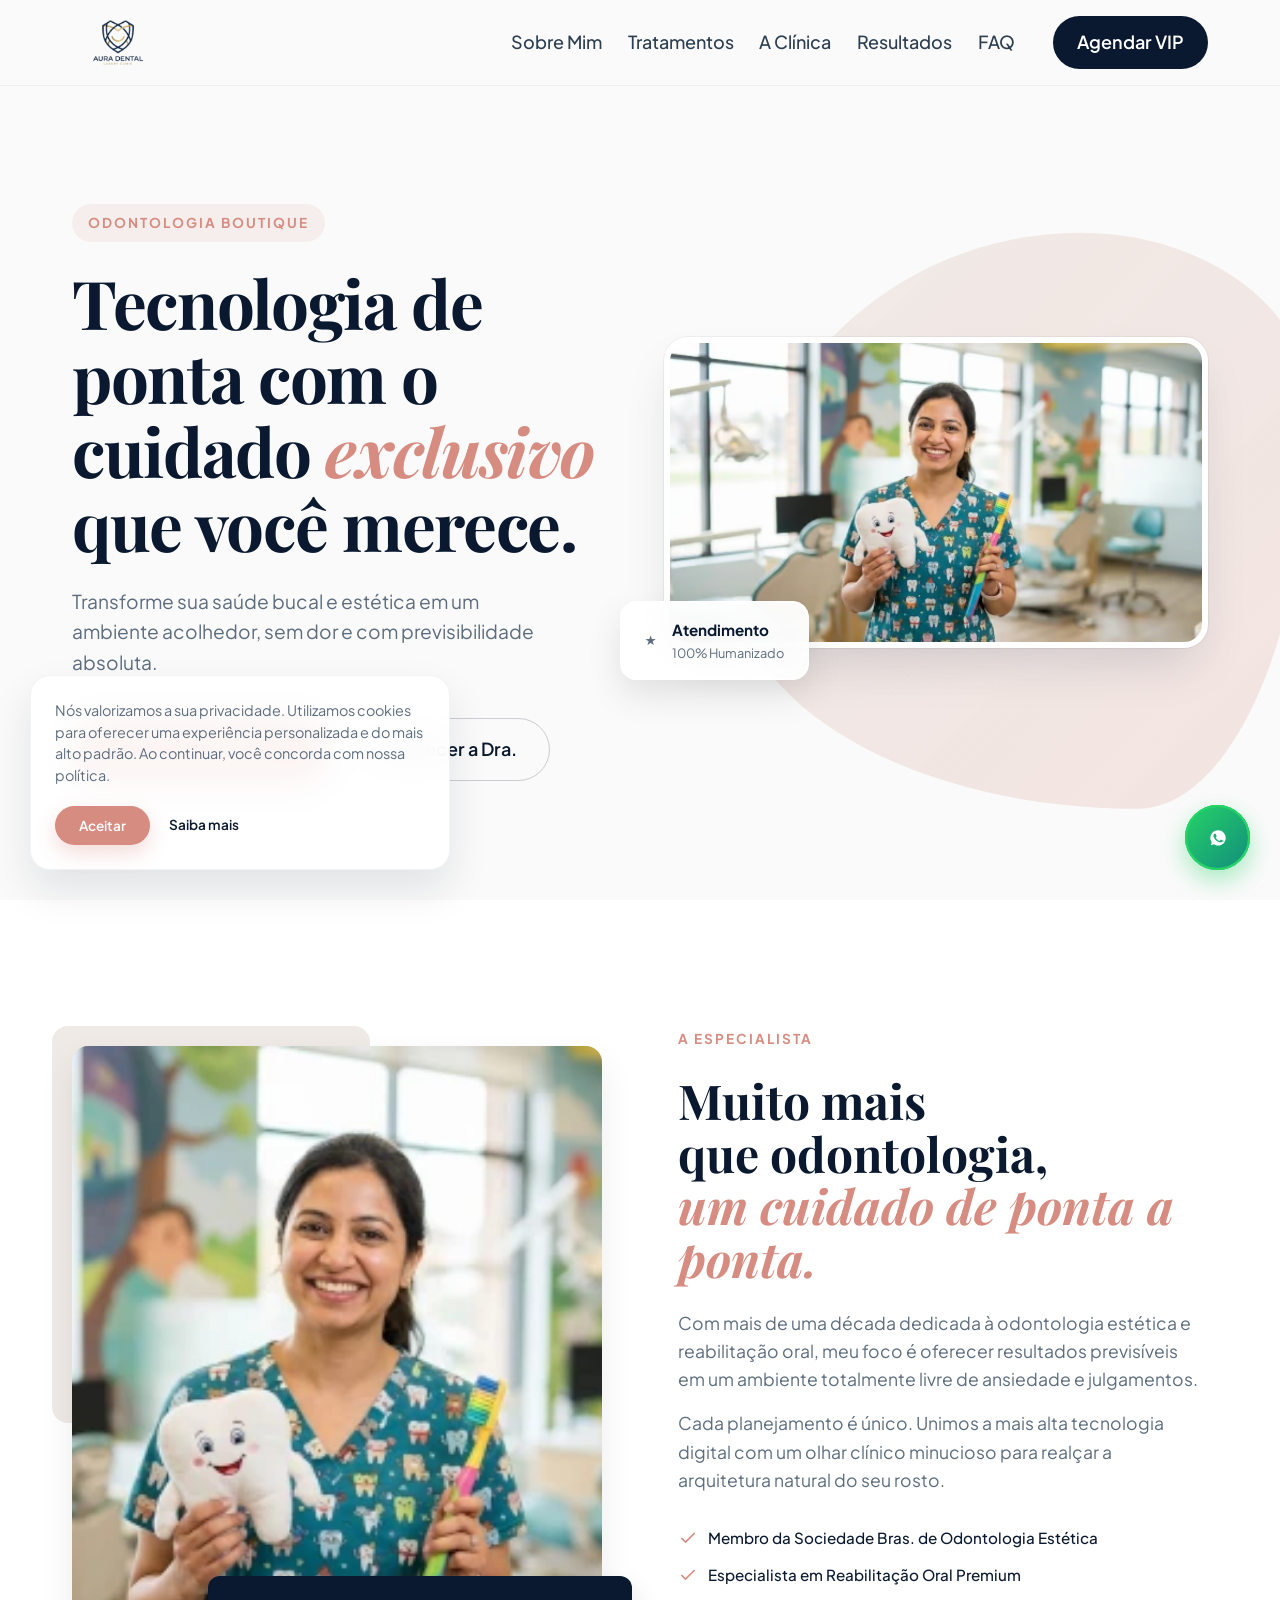
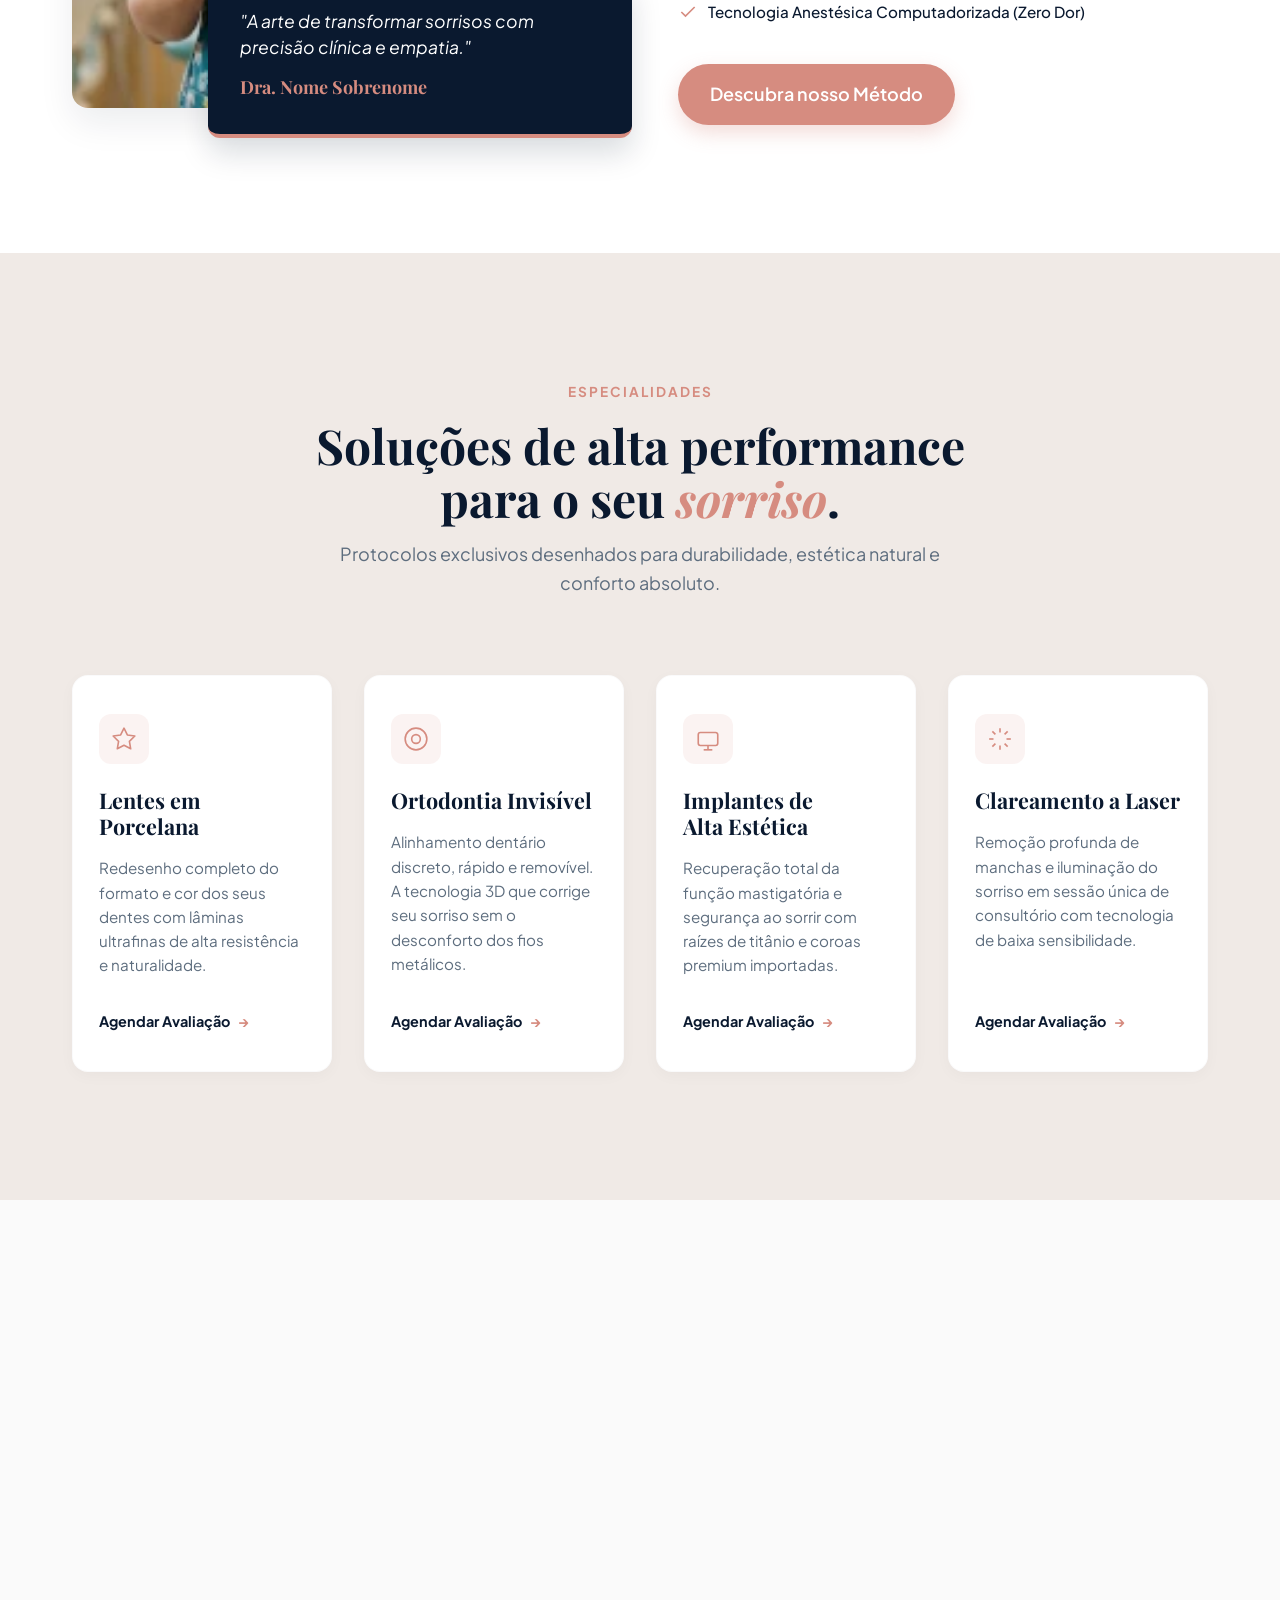
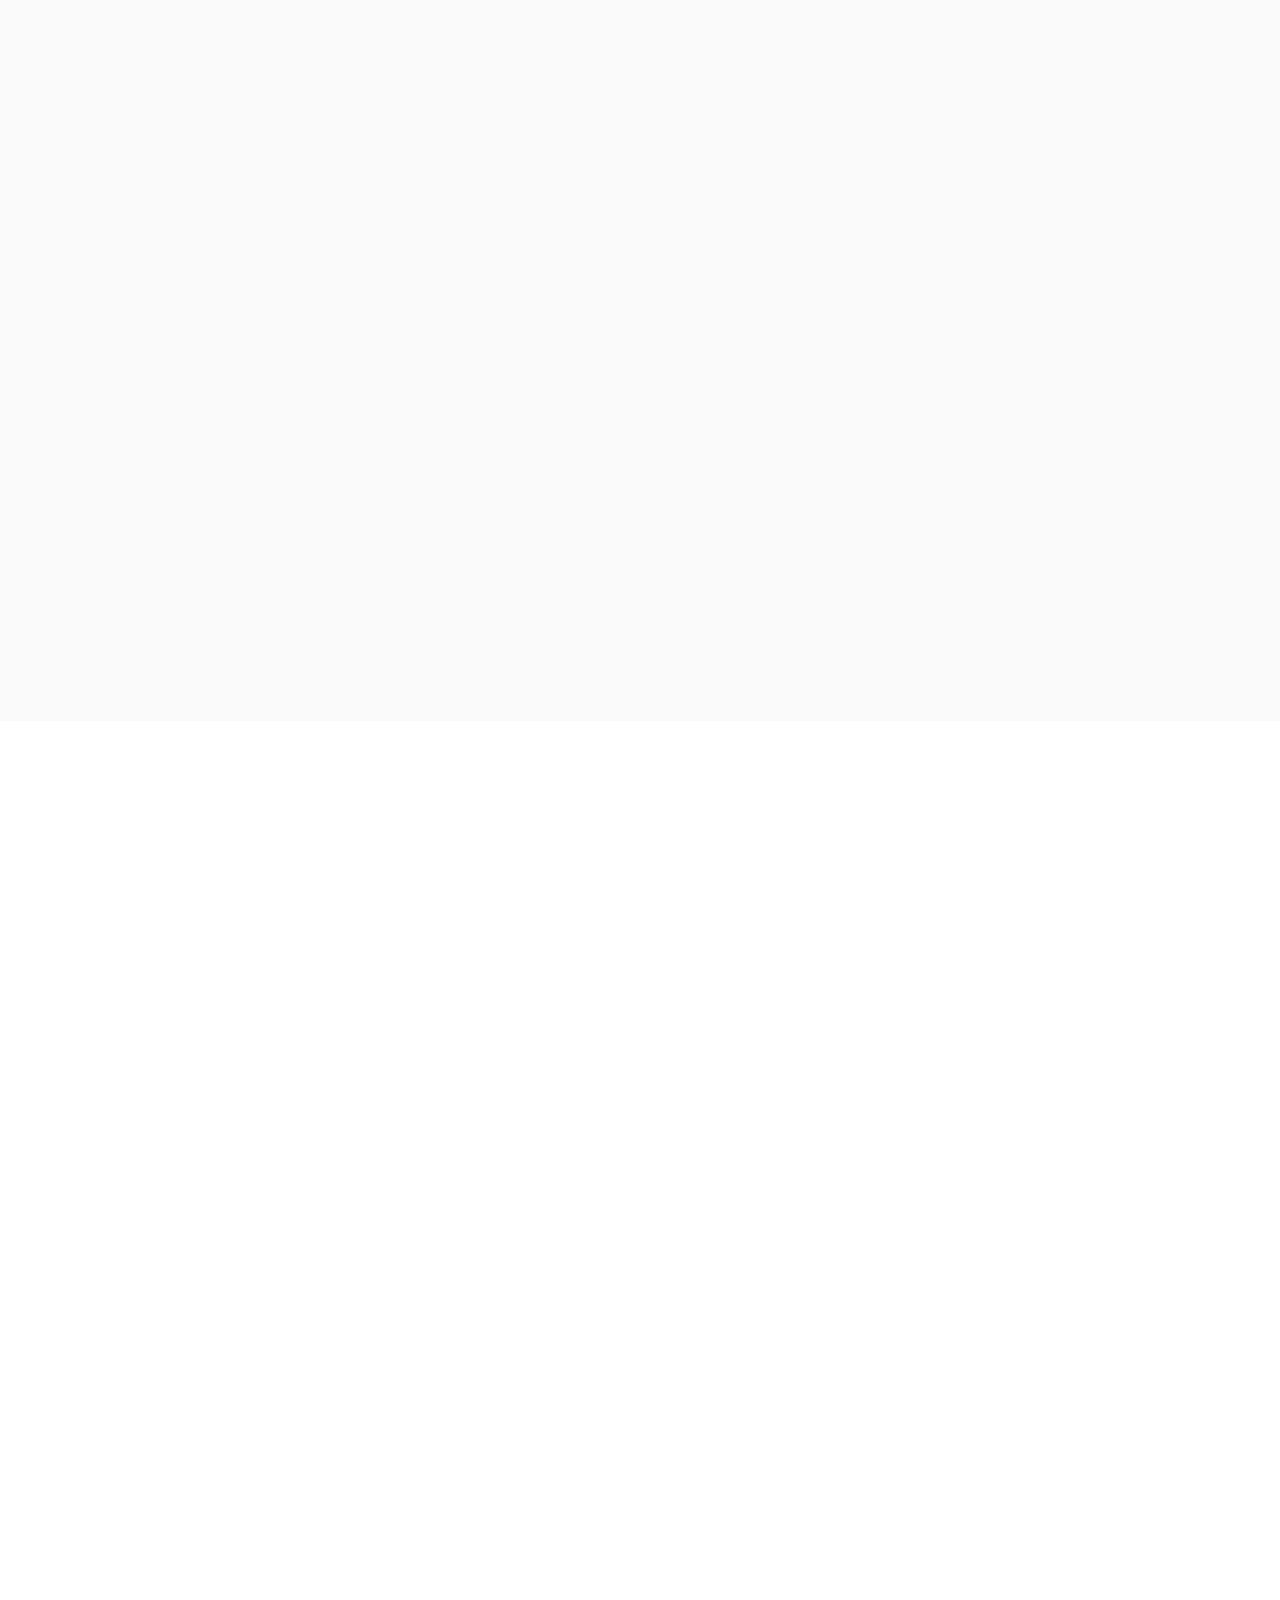
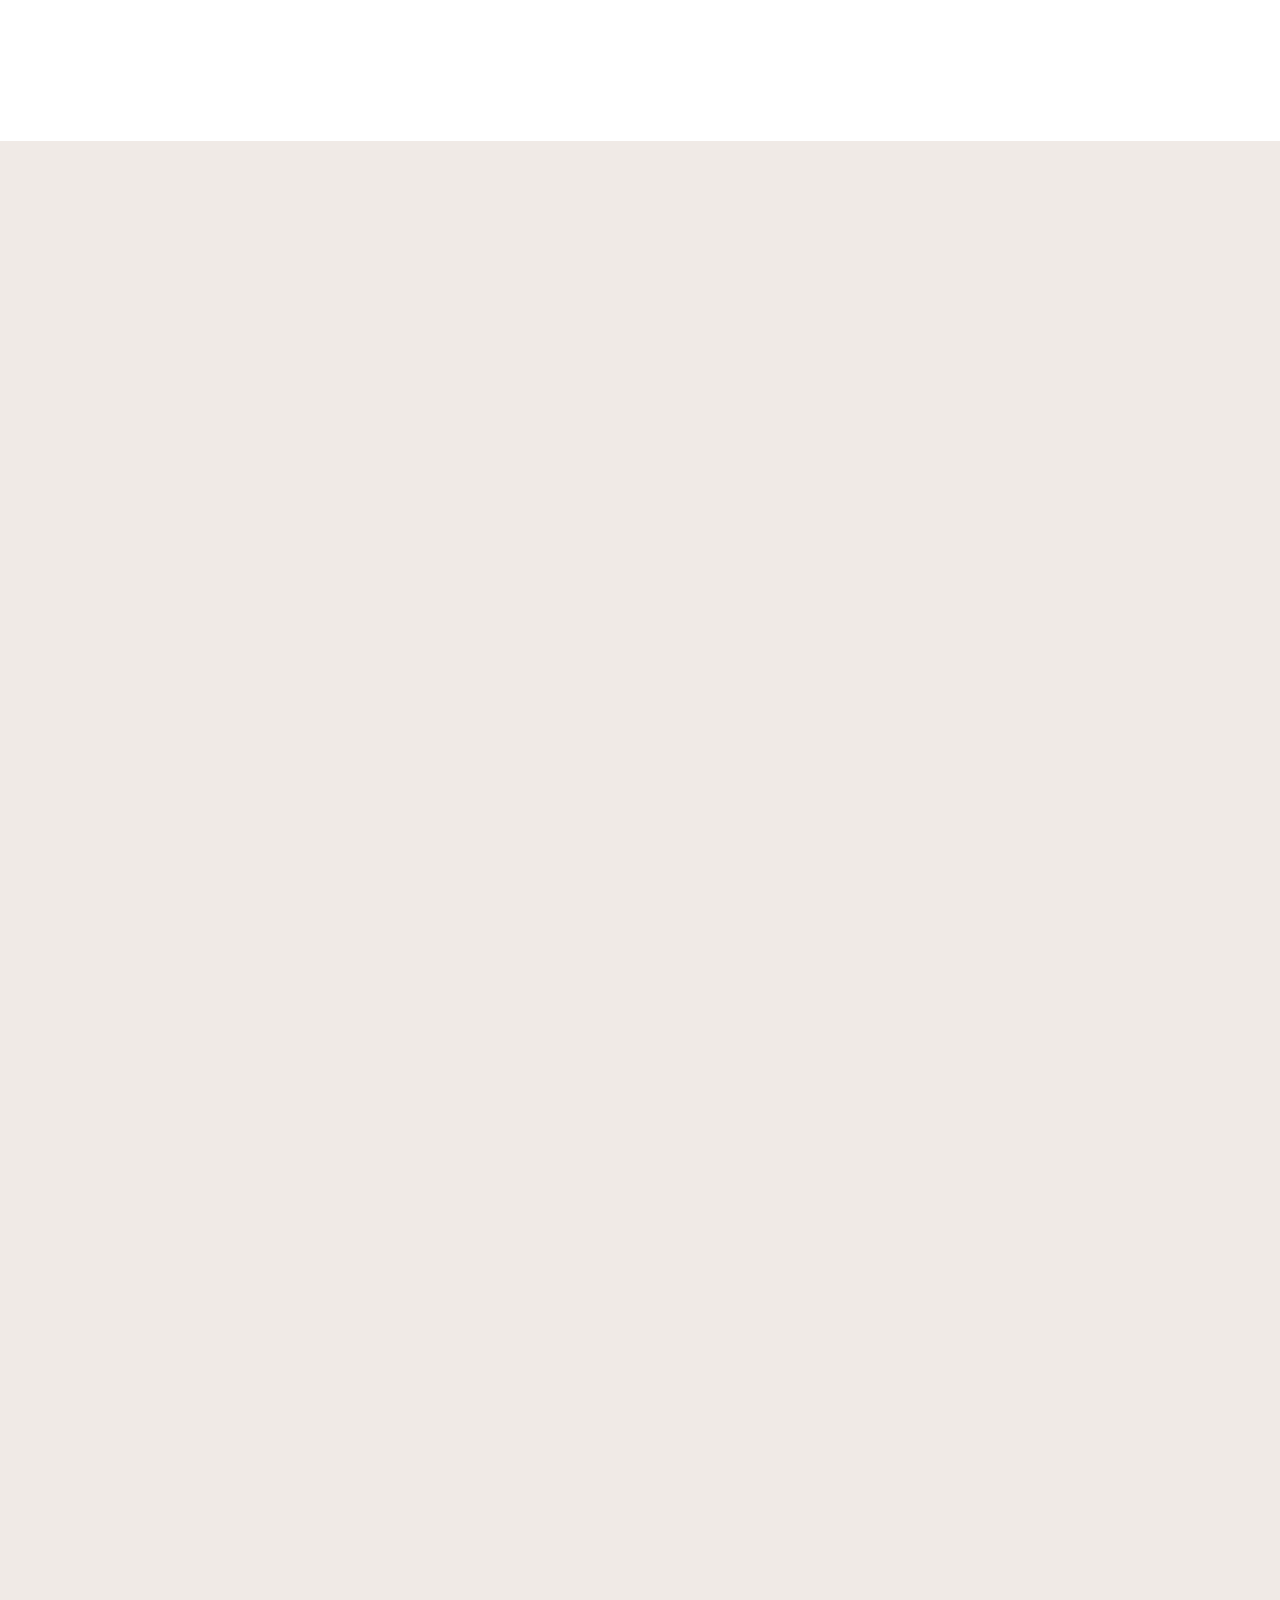
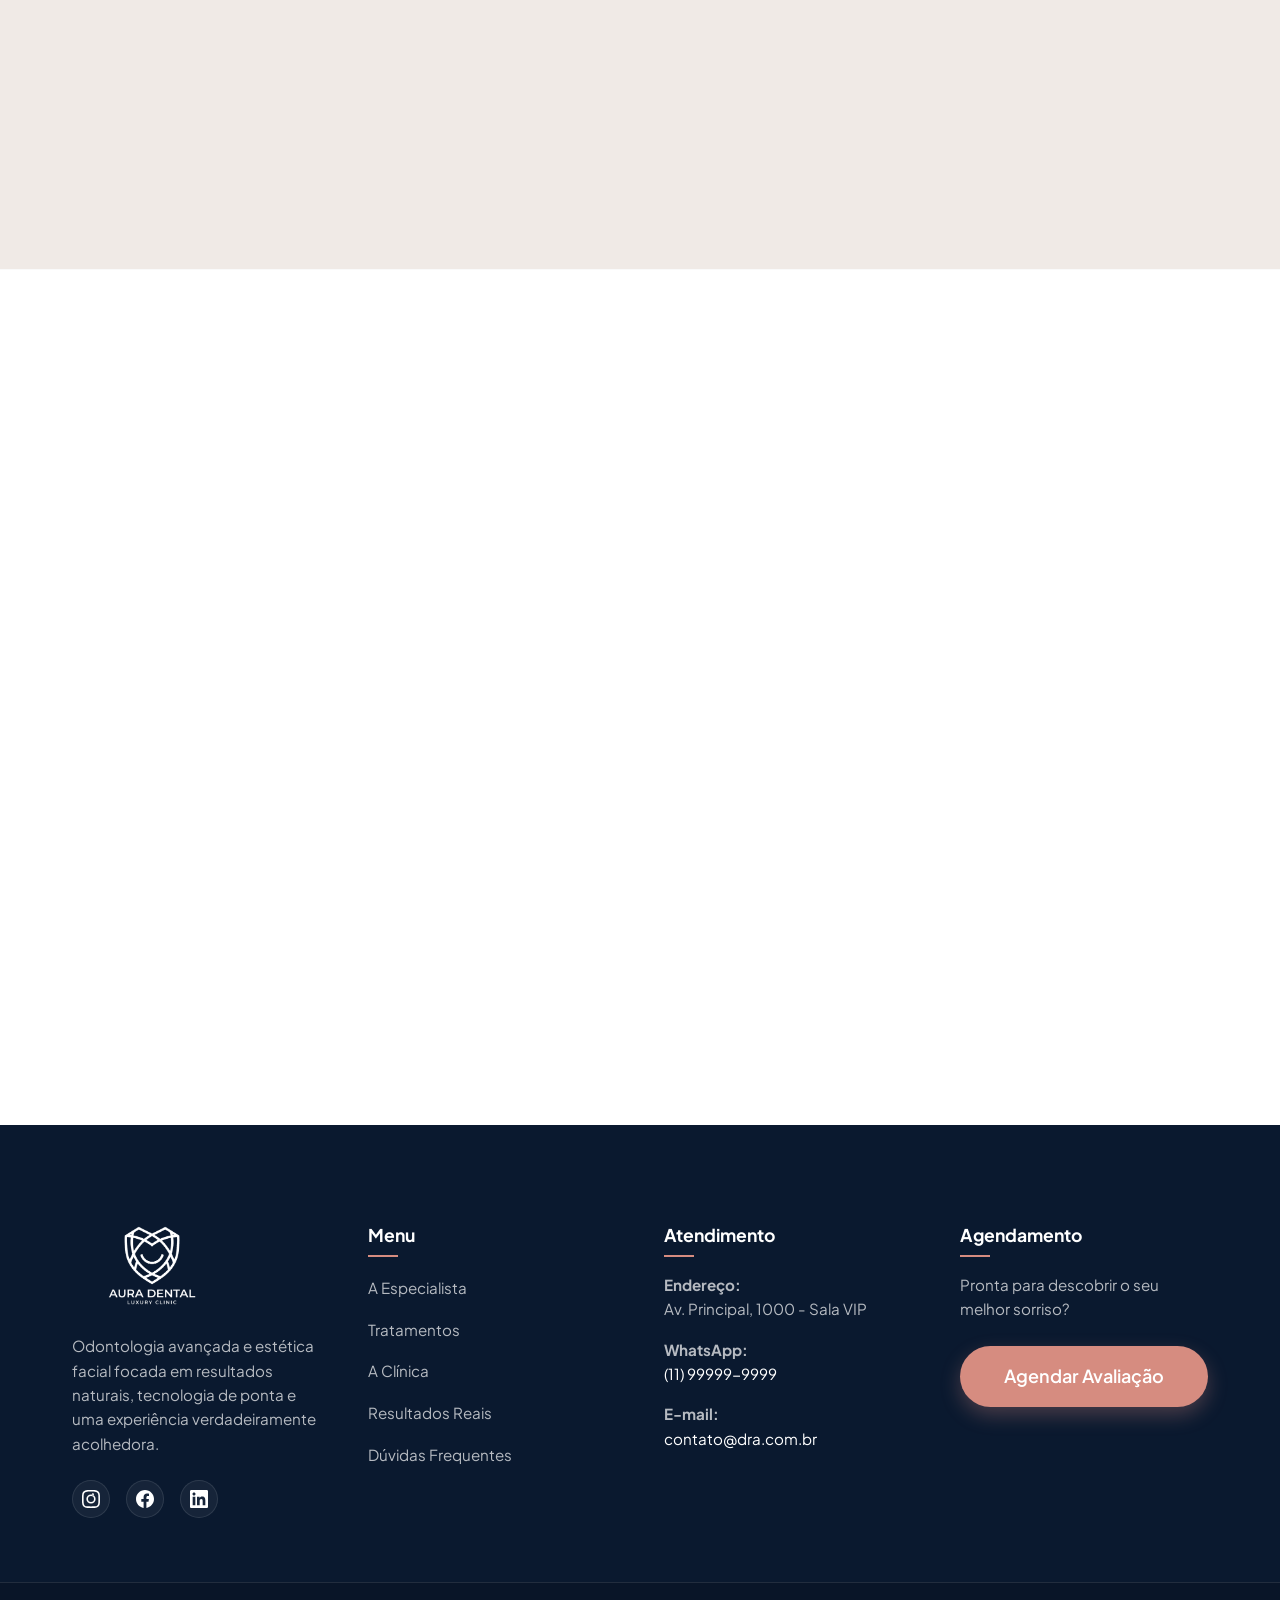
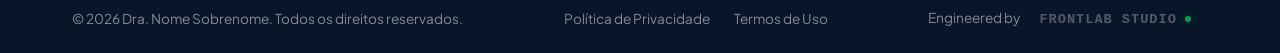
<file: index.html>
<!DOCTYPE html>
<html lang="pt-BR">

<head>
    <meta charset="UTF-8">
    <meta name="viewport" content="width=device-width, initial-scale=1.0">
    <title>Dra. Especialista | Odontologia Boutique</title>
    <meta name="description"
        content="Odontologia avançada com cuidado exclusivo. Transforme seu sorriso e sua confiança.">

    <link rel="preconnect" href="https://fonts.googleapis.com">
    <link rel="preconnect" href="https://fonts.gstatic.com" crossorigin>
    <link
        href="https://fonts.googleapis.com/css2?family=Playfair+Display:ital,wght@0,600;0,700;1,600&family=Plus+Jakarta+Sans:wght@400;500;600;700&display=swap"
        rel="stylesheet">

    <link rel="stylesheet" href="style/style.css">
</head>

<body>

    <header class="header-principal">
        <div class="container-nav">
            <a href="#" class="logo-link" aria-label="Página Inicial">
                <img src="img/logo.png" alt="Logo Dra." width="180" height="60" class="logo-img" decoding="async"
                    fetchpriority="high">
            </a>

            <nav class="nav-menu" id="nav-menu" aria-label="Menu Principal">
                <ul class="nav-lista">
                    <li><a href="#sobre" class="nav-link">Sobre Mim</a></li>
                    <li><a href="#tratamentos" class="nav-link">Tratamentos</a></li>
                    <li><a href="#experiencia" class="nav-link">A Clínica</a></li>
                    <li><a href="#resultados" class="nav-link">Resultados</a></li>
                    <li><a href="#faq" class="nav-link">FAQ</a></li>
                </ul>
                <a href="#agendar" class="btn-cta-nav">Agendar VIP</a>
            </nav>

            <button class="menu-toggle" aria-expanded="false" aria-controls="nav-menu"
                aria-label="Abrir menu de navegação">
                <span class="linha"></span>
                <span class="linha"></span>
            </button>
        </div>
    </header>

    <main id="conteudo-principal">

        <section class="hero-dra" id="inicio">
            <div class="container-hero-dra">

                <div class="hero-conteudo">
                    <span class="badge-hero slide-up-1">Odontologia Boutique</span>
                    <h1 class="hero-titulo slide-up-2">
                        Tecnologia de ponta com o cuidado <span class="destaque-rosa">exclusivo</span> que você merece.
                    </h1>
                    <p class="hero-subtexto slide-up-3">
                        Transforme sua saúde bucal e estética em um ambiente acolhedor, sem dor e com previsibilidade
                        absoluta.
                    </p>
                    <div class="hero-botoes slide-up-4">
                        <a href="#agendar" class="btn-primario">Agendar Avaliação VIP</a>
                        <a href="#sobre" class="btn-secundario">Conhecer a Dra.</a>
                    </div>
                </div>

                <div class="hero-imagem fade-in-right">
                    <div class="shape-fundo"></div>

                    <div class="moldura-imagem-hero">
                        <picture>
                            <source srcset="img/dra-especialista3.avif" type="image/avif">
                            <img src="img/dra-especialista3.webp" alt="Dra. Sorrindo no Consultório" class="img-dra"
                                fetchpriority="high" decoding="sync" loading="eager">
                        </picture>
                    </div>

                    <div class="card-flutuante">
                        <span class="icone-star">★</span>
                        <div>
                            <strong>Atendimento</strong>
                            <span>100% Humanizado</span>
                        </div>
                    </div>
                </div>

            </div>
        </section>
        
        <section class="secao-sobre" id="sobre">
            <div class="container-sobre">

                <div class="sobre-imagem-wrapper reveal fade-in-left">
                    <div class="sobre-decoracao"></div>
                    <img src="img/dra-especialista3.webp" alt="Dra. Especialista" loading="lazy" class="img-sobre">

                    <div class="sobre-quote">
                        <p>"A arte de transformar sorrisos com precisão clínica e empatia."</p>
                        <span class="assinatura-dra">Dra. Nome Sobrenome</span>
                    </div>
                </div>

                <div class="sobre-conteudo reveal slide-up">
                    <span class="badge-secao">A Especialista</span>
                    <h2 class="titulo-secao">
                        Muito mais que odontologia, <br>
                        <span class="destaque-rosa">um cuidado de ponta a ponta.</span>
                    </h2>

                    <div class="textos-sobre">
                        <p>Com mais de uma década dedicada à odontologia estética e reabilitação oral, meu foco é
                            oferecer resultados previsíveis em um ambiente totalmente livre de ansiedade e julgamentos.
                        </p>
                        <p>Cada planejamento é único. Unimos a mais alta tecnologia digital com um olhar clínico
                            minucioso para realçar a arquitetura natural do seu rosto.</p>
                    </div>

                    <ul class="lista-credenciais">
                        <li>
                            <svg viewBox="0 0 24 24" fill="none" stroke="var(--cor-secundaria)" stroke-width="2"
                                width="20" height="20">
                                <polyline points="20 6 9 17 4 12"></polyline>
                            </svg>
                            Membro da Sociedade Bras. de Odontologia Estética
                        </li>
                        <li>
                            <svg viewBox="0 0 24 24" fill="none" stroke="var(--cor-secundaria)" stroke-width="2"
                                width="20" height="20">
                                <polyline points="20 6 9 17 4 12"></polyline>
                            </svg>
                            Especialista em Reabilitação Oral Premium
                        </li>
                        <li>
                            <svg viewBox="0 0 24 24" fill="none" stroke="var(--cor-secundaria)" stroke-width="2"
                                width="20" height="20">
                                <polyline points="20 6 9 17 4 12"></polyline>
                            </svg>
                            Tecnologia Anestésica Computadorizada (Zero Dor)
                        </li>
                    </ul>

                    <a href="#experiencia" class="btn-primario btn-margin-top">Descubra nosso Método</a>
                </div>

            </div>
        </section>
        <section class="secao-tratamentos" id="tratamentos">
            <div class="container-tratamentos">

                <div class="cabecalho-secao reveal slide-up">
                    <span class="badge-secao badge-centralizado">Especialidades</span>
                    <h2 class="titulo-secao">
                        Soluções de alta performance <br> para o seu <span class="destaque-rosa">sorriso</span>.
                    </h2>
                    <p class="subtitulo-secao">Protocolos exclusivos desenhados para durabilidade, estética natural e
                        conforto absoluto.</p>
                </div>

                <div class="grid-tratamentos">

                    <article class="card-tratamento reveal slide-up" style="animation-delay: 0.1s;">
                        <div class="icone-tratamento">
                            <svg viewBox="0 0 24 24" fill="none" stroke="currentColor" stroke-width="1.5">
                                <path
                                    d="M12 2L15.09 8.26L22 9.27L17 14.14L18.18 21.02L12 17.77L5.82 21.02L7 14.14L2 9.27L8.91 8.26L12 2Z"
                                    stroke-linejoin="round" />
                            </svg>
                        </div>
                        <h3>Lentes em Porcelana</h3>
                        <p>Redesenho completo do formato e cor dos seus dentes com lâminas ultrafinas de alta
                            resistência e naturalidade.</p>
                        <a href="#agendar" class="link-tratamento">Agendar Avaliação <span class="seta">→</span></a>
                    </article>

                    <article class="card-tratamento reveal slide-up" style="animation-delay: 0.2s;">
                        <div class="icone-tratamento">
                            <svg viewBox="0 0 24 24" fill="none" stroke="currentColor" stroke-width="1.5">
                                <path
                                    d="M12 22C17.5228 22 22 17.5228 22 12C22 6.47715 17.5228 2 12 2C6.47715 2 2 6.47715 2 12C2 17.5228 6.47715 22 12 22Z"
                                    stroke-linejoin="round" />
                                <path
                                    d="M8 12C8 14.2091 9.79086 16 12 16C14.2091 16 16 14.2091 16 12C16 9.79086 14.2091 8 12 8C9.79086 8 8 9.79086 8 12Z"
                                    stroke-linejoin="round" />
                            </svg>
                        </div>
                        <h3>Ortodontia Invisível</h3>
                        <p>Alinhamento dentário discreto, rápido e removível. A tecnologia 3D que corrige seu sorriso
                            sem o desconforto dos fios metálicos.</p>
                        <a href="#agendar" class="link-tratamento">Agendar Avaliação <span class="seta">→</span></a>
                    </article>

                    <article class="card-tratamento reveal slide-up" style="animation-delay: 0.3s;">
                        <div class="icone-tratamento">
                            <svg viewBox="0 0 24 24" fill="none" stroke="currentColor" stroke-width="1.5">
                                <path
                                    d="M21 16V8C21 6.89543 20.1046 6 19 6H5C3.89543 6 3 6.89543 3 8V16C3 17.1046 3.89543 18 5 18H19C20.1046 18 21 17.1046 21 16Z"
                                    stroke-linejoin="round" />
                                <path d="M12 22V18" stroke-linejoin="round" />
                                <path d="M8 22H16" stroke-linejoin="round" />
                            </svg>
                        </div>
                        <h3>Implantes de Alta Estética</h3>
                        <p>Recuperação total da função mastigatória e segurança ao sorrir com raízes de titânio e coroas
                            premium importadas.</p>
                        <a href="#agendar" class="link-tratamento">Agendar Avaliação <span class="seta">→</span></a>
                    </article>

                    <article class="card-tratamento reveal slide-up" style="animation-delay: 0.4s;">
                        <div class="icone-tratamento">
                            <svg viewBox="0 0 24 24" fill="none" stroke="currentColor" stroke-width="1.5">
                                <path d="M12 2V6" stroke-linejoin="round" />
                                <path d="M12 18V22" stroke-linejoin="round" />
                                <path d="M4.93 4.93L7.76 7.76" stroke-linejoin="round" />
                                <path d="M16.24 16.24L19.07 19.07" stroke-linejoin="round" />
                                <path d="M2 12H6" stroke-linejoin="round" />
                                <path d="M18 12H22" stroke-linejoin="round" />
                                <path d="M4.93 19.07L7.76 16.24" stroke-linejoin="round" />
                                <path d="M16.24 7.76L19.07 4.93" stroke-linejoin="round" />
                            </svg>
                        </div>
                        <h3>Clareamento a Laser</h3>
                        <p>Remoção profunda de manchas e iluminação do sorriso em sessão única de consultório com
                            tecnologia de baixa sensibilidade.</p>
                        <a href="#agendar" class="link-tratamento">Agendar Avaliação <span class="seta">→</span></a>
                    </article>

                </div>
            </div>
        </section>
        <section class="secao-experiencia" id="experiencia">
            <div class="container-experiencia">

                <div class="cabecalho-secao reveal slide-up">
                    <span class="badge-secao badge-centralizado">O Consultório</span>
                    <h2 class="titulo-secao">
                        Redefinindo sua <span class="destaque-rosa">experiência</span> no dentista.
                    </h2>
                    <p class="subtitulo-secao">Esqueça o branco hospitalar e o som do motorzinho. Criamos um refúgio
                        focado no seu bem-estar e relaxamento absoluto.</p>
                </div>

                <div class="bento-grid">

                    <div class="bento-item bento-large reveal fade-in-left">
                        <img src="img/pediatria.webp" alt="Recepção Premium da Clínica" loading="lazy"
                            class="bento-img">
                        <div class="bento-overlay">
                            <div class="bento-conteudo">
                                <h3>Ambiente Boutique</h3>
                                <p>Arquitetura sensorial pensada para reduzir a ansiedade desde o primeiro passo.</p>
                            </div>
                        </div>
                    </div>

                    <div class="bento-item bento-text reveal slide-up" style="animation-delay: 0.2s;">
                        <svg viewBox="0 0 24 24" fill="none" stroke="var(--cor-secundaria)" stroke-width="1.5"
                            class="bento-icon">
                            <path d="M18 8h1a4 4 0 0 1 0 8h-1M2 8h16v9a4 4 0 0 1-4 4H6a4 4 0 0 1-4-4V8z"
                                stroke-linejoin="round" />
                            <path d="M6 1v3M10 1v3M14 1v3" stroke-linejoin="round" />
                        </svg>
                        <h3>Menu Conforto</h3>
                        <p>Aromaterapia, carta de cafés especiais, fones com cancelamento de ruído e mantas térmicas
                            durante o atendimento.</p>
                    </div>

                    <div class="bento-item bento-small reveal slide-up" style="animation-delay: 0.3s;">
                        <img src="img/facetas.webp" alt="Scanner 3D Odontológico" loading="lazy" class="bento-img">
                        <div class="bento-overlay">
                            <div class="bento-conteudo">
                                <h3>Odontologia Digital</h3>
                                <p>Precisão milimétrica sem moldes desconfortáveis.</p>
                            </div>
                        </div>
                    </div>

                </div>

            </div>
        </section>
        <section class="secao-resultados" id="resultados">
            <div class="container-resultados">

                <div class="cabecalho-secao reveal slide-up">
                    <span class="badge-secao badge-centralizado">Resultados Reais</span>
                    <h2 class="titulo-secao">
                        A arte de reescrever <span class="destaque-rosa">sorrisos</span>.
                    </h2>
                    <p class="subtitulo-secao">Cada transformação é um projeto único de arquitetura facial, desenhado
                        para devolver sua máxima confiança de forma natural.</p>
                </div>

                <div class="grid-resultados">

                    <article class="card-resultado reveal slide-up" style="animation-delay: 0.1s;">
                        <img src="img/resultado-01.webp" alt="Antes e Depois - Facetas em Porcelana" loading="lazy"
                            class="img-resultado">
                        <div class="overlay-resultado">
                            <span class="tag-tratamento">Lentes em Porcelana</span>
                        </div>
                    </article>

                    <article class="card-resultado reveal slide-up" style="animation-delay: 0.2s;">
                        <img src="img/resultado-02.webp" alt="Antes e Depois - Alinhadores" loading="lazy"
                            class="img-resultado">
                        <div class="overlay-resultado">
                            <span class="tag-tratamento">Ortodontia Invisível</span>
                        </div>
                    </article>

                    <article class="card-resultado reveal slide-up" style="animation-delay: 0.3s;">
                        <img src="img/resultado-03.webp" alt="Antes e Depois - Reabilitação Oral" loading="lazy"
                            class="img-resultado">
                        <div class="overlay-resultado">
                            <span class="tag-tratamento">Reabilitação Oral</span>
                        </div>
                    </article>

                </div>

                <div class="container-cta-central reveal slide-up" style="animation-delay: 0.4s;">
                    <a href="#agendar" class="btn-primario">Quero transformar meu sorriso</a>
                </div>

            </div>
        </section>
        <section class="secao-metodo" id="metodo">
            <div class="container-metodo">

                <div class="cabecalho-secao reveal slide-up">
                    <span class="badge-secao badge-centralizado">Sua Jornada</span>
                    <h2 class="titulo-secao">
                        Previsibilidade em <span class="destaque-rosa">cada etapa</span>.
                    </h2>
                    <p class="subtitulo-secao">Um processo transparente, desenhado para eliminar surpresas e garantir a
                        sua tranquilidade do início ao fim.</p>
                </div>

                <div class="timeline-boutique">

                    <div class="passo-boutique reveal slide-up">
                        <div class="passo-conteudo">
                            <span class="passo-numero">01</span>
                            <h3>Mapeamento Sensorial & Digital</h3>
                            <p>Nossa primeira consulta é uma imersão. Utilizamos escaneamento intraoral 3D e fotografias
                                de alta resolução para entender não apenas seus dentes, mas a harmonia completa do seu
                                rosto.</p>
                        </div>
                    </div>

                    <div class="passo-boutique reveal slide-up">
                        <div class="passo-conteudo">
                            <span class="passo-numero">02</span>
                            <h3>Arquitetura do Sorriso</h3>
                            <p>Desenhamos o projeto final no computador. Você participa ativamente do planejamento,
                                visualizando e aprovando o resultado estético antes de qualquer intervenção clínica.</p>
                        </div>
                    </div>

                    <div class="passo-boutique reveal slide-up">
                        <div class="passo-conteudo">
                            <span class="passo-numero">03</span>
                            <h3>Execução Minimamente Invasiva</h3>
                            <p>O procedimento é realizado com precisão milimétrica, utilizando guias cirúrgicos e
                                anestesia computadorizada para garantir uma experiência de conforto absoluto e zero dor.
                            </p>
                        </div>
                    </div>

                    <div class="passo-boutique reveal slide-up">
                        <div class="passo-conteudo">
                            <span class="passo-numero">04</span>
                            <h3>Acompanhamento Premium</h3>
                            <p>Sua jornada não termina na cadeira. Nossa equipe realiza um monitoramento contínuo da sua
                                adaptação e saúde bucal, garantindo a longevidade impecável do tratamento.</p>
                        </div>
                    </div>

                </div>

            </div>
        </section>
        <section class="secao-faq" id="faq">
            <div class="container-faq">

                <div class="cabecalho-secao reveal slide-up">
                    <span class="badge-secao badge-centralizado">Transparência</span>
                    <h2 class="titulo-secao">
                        Perguntas <span class="destaque-rosa">Frequentes</span>
                    </h2>
                    <p class="subtitulo-secao">Tudo o que você precisa saber antes de dar o primeiro passo para a sua
                        transformação.</p>
                </div>

                <div class="lista-faq reveal slide-up" style="animation-delay: 0.2s;">

                    <details class="item-faq" name="faq-boutique">
                        <summary class="pergunta-faq">
                            Como funciona a primeira avaliação?
                            <span class="icone-faq">+</span>
                        </summary>
                        <div class="resposta-faq">
                            <p>Nossa primeira consulta é uma imersão na sua saúde bucal. Realizamos um escaneamento
                                digital 3D completo e registro fotográfico. Com isso, apresentamos um diagnóstico
                                preciso e o plano de tratamento ideal, desenhado exclusivamente para a arquitetura do
                                seu rosto.</p>
                        </div>
                    </details>

                    <details class="item-faq" name="faq-boutique">
                        <summary class="pergunta-faq">
                            Os procedimentos causam dor?
                            <span class="icone-faq">+</span>
                        </summary>
                        <div class="resposta-faq">
                            <p>Absolutamente não. Nosso conceito de Odontologia Boutique inclui o uso de tecnologia
                                anestésica computadorizada e técnicas minimamente invasivas, garantindo que sua
                                experiência seja 100% confortável e livre de ansiedade.</p>
                        </div>
                    </details>

                    <details class="item-faq" name="faq-boutique">
                        <summary class="pergunta-faq">
                            Qual a durabilidade das Lentes em Porcelana?
                            <span class="icone-faq">+</span>
                        </summary>
                        <div class="resposta-faq">
                            <p>Utilizamos cerâmicas de ultra resistência. Com a higiene bucal correta e o acompanhamento
                                preventivo regular em nosso consultório, suas lentes podem durar de 15 a 20 anos,
                                preservando o brilho e a naturalidade originais.</p>
                        </div>
                    </details>

                    <details class="item-faq" name="faq-boutique">
                        <summary class="pergunta-faq">
                            Quais são as formas de pagamento?
                            <span class="icone-faq">+</span>
                        </summary>
                        <div class="resposta-faq">
                            <p>Oferecemos condições flexíveis e alinhadas ao seu planejamento. Aceitamos os principais
                                cartões de crédito (com opções de parcelamento estendido) e pagamentos à vista via PIX
                                com condições especiais.</p>
                        </div>
                    </details>

                </div>
            </div>
        </section>
        <footer class="footer-boutique">
            <div class="container-footer reveal slide-up">

                <div class="footer-coluna">
                    <img src="img/logo.png" alt="Logo Dra. Especialista" width="160" height="50" class="logo-footer"
                        loading="lazy">
                    <p class="footer-descricao">
                        Odontologia avançada e estética facial focada em resultados naturais, tecnologia de ponta e uma
                        experiência verdadeiramente acolhedora.
                    </p>
                    <div class="redes-sociais">
                        <a href="#" aria-label="Instagram" target="_blank" rel="noopener">
                            <span class="icon">
                                <svg viewBox="0 0 24 24" width="18" height="18" fill="currentColor">
                                    <path
                                        d="M12 2.163c3.204 0 3.584.012 4.85.07 3.252.148 4.771 1.691 4.919 4.919.058 1.265.069 1.645.069 4.849 0 3.205-.012 3.584-.069 4.849-.149 3.225-1.664 4.771-4.919 4.919-1.266.058-1.644.07-4.85.07-3.204 0-3.584-.012-4.849-.07-3.26-.149-4.771-1.699-4.919-4.92-.058-1.265-.07-1.644-.07-4.849 0-3.204.013-3.583.07-4.849.149-3.227 1.664-4.771 4.919-4.919 1.266-.057 1.645-.069 4.849-.069zM12 0C8.741 0 8.333.014 7.053.072 2.695.272.273 2.69.073 7.052.014 8.333 0 8.741 0 12c0 3.259.014 3.668.072 4.948.2 4.358 2.618 6.78 6.98 6.98 1.281.058 1.689.072 4.948.072 3.259 0 3.668-.014 4.948-.072 4.354-.2 6.782-2.618 6.979-6.98.059-1.28.073-1.689.073-4.948 0-3.259-.014-3.667-.072-4.947-.196-4.354-2.617-6.78-6.979-6.98C15.668.014 15.259 0 12 0zm0 5.838a6.162 6.162 0 100 12.324 6.162 6.162 0 000-12.324zM12 16a4 4 0 110-8 4 4 0 010 8zm3.98-10.169a1.44 1.44 0 11-2.88 0 1.44 1.44 0 012.88 0z" />
                                </svg>
                            </span>
                        </a>
                        <a href="#" aria-label="Facebook" target="_blank" rel="noopener">
                            <span class="icon">
                                <svg viewBox="0 0 24 24" width="18" height="18" fill="currentColor">
                                    <path
                                        d="M24 12.073c0-6.627-5.373-12-12-12s-12 5.373-12 12c0 5.99 4.388 10.954 10.125 11.854v-8.385H7.078v-3.469h3.047V9.43c0-3.007 1.792-4.669 4.533-4.669 1.312 0 2.686.235 2.686.235v2.953H15.83c-1.491 0-1.956.925-1.956 1.874v2.25h3.328l-.532 3.469h-2.796v8.385C19.612 23.027 24 18.062 24 12.073z" />
                                </svg>
                            </span>
                        </a>
                        <a href="#" aria-label="LinkedIn" target="_blank" rel="noopener">
                            <span class="icon">
                                <svg viewBox="0 0 24 24" width="18" height="18" fill="currentColor">
                                    <path
                                        d="M20.447 20.452h-3.554v-5.569c0-1.328-.027-3.037-1.852-3.037-1.853 0-2.136 1.445-2.136 2.939v5.667H9.351V9h3.414v1.561h.046c.477-.9 1.637-1.85 3.37-1.85 3.601 0 4.267 2.37 4.267 5.455v6.286zM5.337 7.433c-1.144 0-2.063-.926-2.063-2.065 0-1.138.92-2.063 2.063-2.063 1.14 0 2.064.925 2.064 2.063 0 1.139-.925 2.065-2.064 2.065zm1.782 13.019H3.555V9h3.564v11.452zM22.225 0H1.771C.792 0 0 .774 0 1.729v20.542C0 23.227.792 24 1.771 24h20.451C23.2 24 24 23.227 24 22.271V1.729C24 .774 23.2 0 22.222 0h.003z" />
                                </svg>
                            </span>
                        </a>
                    </div>
                </div>

                <div class=" footer-coluna">
                    <h4 class="titulo-footer">Menu</h4>
                    <ul class="links-footer">
                        <li><a href="#sobre">A Especialista</a></li>
                        <li><a href="#tratamentos">Tratamentos</a></li>
                        <li><a href="#experiencia">A Clínica</a></li>
                        <li><a href="#resultados">Resultados Reais</a></li>
                        <li><a href="#faq">Dúvidas Frequentes</a></li>
                    </ul>
                </div>

                <div class="footer-coluna">
                    <h4 class="titulo-footer">Atendimento</h4>
                    <address class="contato-footer">
                        <p><strong>Endereço:</strong><br> Av. Principal, 1000 - Sala VIP</p>
                        <p><strong>WhatsApp:</strong><br> <a href="tel:+5511999999999">(11) 99999-9999</a></p>
                        <p><strong>E-mail:</strong><br> <a
                                href="mailto:contato@draboutique.com.br">contato@dra.com.br</a></p>
                    </address>
                </div>

                <div class="footer-coluna">
                    <h4 class="titulo-footer">Agendamento</h4>
                    <p class="footer-descricao" style="margin-bottom: 1.5rem;">Pronta para descobrir o seu melhor
                        sorriso?</p>
                    <a href="#agendar" class="btn-primario btn-block">Agendar Avaliação</a>
                </div>

            </div>

            <div class="footer-bottom">
                <div class="container-bottom">
                    <p>© 2026 Dra. Nome Sobrenome. Todos os direitos reservados.</p>

                    <div class="links-legais">
                        <a href="priva/politica-privacidade.html">Política de Privacidade</a>
                        <a href="priva/termos-uso.html">Termos de Uso</a>
                    </div>

                    <p>Engineered by <a href="https://frontlabstudio.com.br/" target="_blank"
                            class="frontlab-signature">Frontlab Studio<span class="status-dot"></span></a></p>
                </div>
            </div>
    </main>
    </footer>

    <a href="https://wa.me/5511999999999" class="btn-whatsapp-flutuante" target="_blank" rel="noopener"
        aria-label="Falar com especialista pelo WhatsApp">
        <div class="tooltip-whatsapp">Fale com a Dra.</div>
        <svg viewBox="0 0 24 24" width="32" height="32" fill="currentColor" style="position: relative; z-index: 2;">
            <path
                d="M12.031 6.172c-3.181 0-5.767 2.586-5.768 5.766-.001 1.298.38 2.27 1.019 3.287l-.582 2.128 2.182-.573c.978.58 1.911.928 3.145.929 3.178 0 5.767-2.587 5.768-5.766.001-3.187-2.575-5.771-5.764-5.771zm3.392 8.244c-.144.405-.837.774-1.17.824-.299.045-.677.063-1.092-.069-.252-.08-.575-.187-.988-.365-1.739-.751-2.874-2.502-2.961-2.617-.087-.116-.708-.94-.708-1.793s.448-1.273.607-1.446c.159-.173.346-.217.462-.217s.231.001.332.005c.109.004.258-.041.404.31.159.383.541 1.323.589 1.417.047.094.079.203.016.33-.064.128-.096.208-.192.319s-.201.258-.288.346c-.096.098-.197.205-.085.396.112.19.498.821 1.069 1.33.734.653 1.353.856 1.545.945.191.09.303.075.415-.054s.484-.563.611-.755c.127-.191.254-.161.43-.098.175.064 1.111.523 1.302.619s.318.143.364.223c.046.08.046.463-.098.868z">
            </path>
        </svg>
    </a>

    <div id="cookie-bar" class="cookie-boutique">
        <div class="cookie-conteudo">
            <p>Nós valorizamos a sua privacidade. Utilizamos cookies para oferecer uma experiência personalizada e do
                mais alto padrão. Ao continuar, você concorda com nossa política.</p>
            <div class="cookie-botoes">
                <button id="aceitar-cookies" class="btn-primario btn-cookie">Aceitar</button>
                <a href="#" class="link-cookie">Saiba mais</a>
            </div>
        </div>
    </div>

    <script src="script/script.js" defer></script>
</body>

</html>
</file>
<file: style/style.css>
@charset "UTF-8";

/* ==========================================================================
   1. BASE E VARIÁVEIS (DESIGN BOUTIQUE)
   ========================================================================== */
:root {
    --cor-fundo: #FAFAFA;
    --cor-fundo-suave: #F0EAE6;
    --cor-fundo-header: rgba(250, 250, 250, 0.95);
    --cor-texto: #2C3E50;
    --cor-texto-mutado: #5D6D7E;
    --cor-primaria: #0A192F;
    --cor-secundaria: #D68C80;
    --cor-secundaria-hover: #BF756A;
    --cor-branco: #FFFFFF;

    --fonte-padrao: 'Plus Jakarta Sans', sans-serif;
    --fonte-titulos: 'Playfair Display', serif;
    --tamanho-texto: clamp(1rem, 0.95rem + 0.25vw, 1.125rem);

    --container-width: 1200px;
    --padding-container: clamp(1rem, 5vw, 2rem);
    --transicao-padrao: 0.4s cubic-bezier(0.16, 1, 0.3, 1);
}

*,
*::before,
*::after {
    margin: 0;
    padding: 0;
    box-sizing: border-box;
}

html {
    scroll-behavior: smooth;
    overflow-x: hidden;
    text-rendering: optimizeLegibility;
    touch-action: manipulation;
}

body {
    min-height: 100vh;
    font-family: var(--fonte-padrao);
    font-size: var(--tamanho-texto);
    background-color: var(--cor-fundo);
    color: var(--cor-texto);
    line-height: 1.6;
    position: relative;
    -webkit-font-smoothing: antialiased;
    width: 100%;
    max-width: 100%;
    overflow-x: hidden;
}

h1,
h2,
h3,
h4,
h5,
h6 {
    font-family: var(--fonte-titulos);
    color: var(--cor-primaria);
    text-wrap: balance;
}

img,
picture,
svg,
video {
    max-width: 100%;
    display: block;
    height: auto;
}

a {
    text-decoration: none;
    color: inherit;
    transition: var(--transicao-padrao);
}

button {
    cursor: pointer;
    border: none;
    background: none;
    font-family: inherit;
    touch-action: manipulation;
}

@media (prefers-reduced-motion: reduce) {

    *,
    *::before,
    *::after {
        animation-duration: 0.01ms !important;
        animation-iteration-count: 1 !important;
        transition-duration: 0.01ms !important;
        scroll-behavior: auto !important;
    }
}

/* ==========================================================================
   2. HEADER E NAVEGAÇÃO
   ========================================================================== */
.header-principal {
    position: fixed;
    top: 0;
    left: 0;
    width: 100%;
    z-index: 1000;
    background-color: var(--cor-fundo-header);
    backdrop-filter: blur(12px);
    -webkit-backdrop-filter: blur(12px);
    border-bottom: 1px solid rgba(10, 25, 47, 0.05);
    transition: box-shadow var(--transicao-padrao);
}

.header-principal.scrolled {
    box-shadow: 0 4px 20px rgba(10, 25, 47, 0.05);
}

.container-nav {
    max-width: var(--container-width);
    margin: 0 auto;
    padding: 1rem var(--padding-container);
    display: flex;
    justify-content: space-between;
    align-items: center;
}

.logo-img {
    height: clamp(40px, 4vw, 55px);
    width: auto;
    object-fit: contain;
}

.nav-menu {
    display: flex;
    align-items: center;
    gap: clamp(1.5rem, 3vw, 2.5rem);
}

.nav-lista {
    list-style: none;
    display: flex;
    gap: clamp(1rem, 2vw, 2rem);
}

.nav-link {
    font-weight: 500;
    position: relative;
    padding: 0.5rem 0;
    color: var(--cor-texto);
}

.nav-link::after {
    content: '';
    position: absolute;
    bottom: 0;
    left: 50%;
    width: 0;
    height: 2px;
    background-color: var(--cor-secundaria);
    transition: var(--transicao-padrao);
    transform: translateX(-50%);
}

.nav-link:hover,
.nav-link:focus {
    color: var(--cor-secundaria);
}

.nav-link:hover::after {
    width: 100%;
}

.btn-cta-nav {
    background-color: var(--cor-primaria);
    color: var(--cor-branco);
    font-weight: 600;
    padding: 0.75rem 1.5rem;
    border-radius: 50px;
    transition: var(--transicao-padrao);
    display: inline-flex;
    align-items: center;
    justify-content: center;
}

.btn-cta-nav:hover {
    background-color: var(--cor-secundaria);
    transform: translateY(-2px);
    box-shadow: 0 4px 15px rgba(214, 140, 128, 0.2);
}

.menu-toggle {
    display: none;
}

/* ==========================================================================
   2.1 MEDIA QUERIES DO HEADER / MENU MOBILE
   ========================================================================== */
@media (width <=1024px) {
    .container-nav {
        padding: 1rem clamp(1rem, 3vw, 2rem);
    }
}

@media (width <=768px) {

    /* Mostra o botão Hambúrguer */
    .menu-toggle {
        display: flex;
        flex-direction: column;
        justify-content: center;
        gap: 6px;
        width: 40px;
        height: 40px;
        z-index: 1001;
    }

    .menu-toggle .linha {
        display: block;
        width: 28px;
        height: 2px;
        background-color: var(--cor-primaria);
        transition: transform 0.4s cubic-bezier(0.4, 0, 0.2, 1), opacity 0.3s ease;
        transform-origin: center;
    }

    /* Animação do X */
    .menu-toggle[aria-expanded="true"] .linha:nth-child(1) {
        transform: translateY(4px) rotate(45deg);
    }

    .menu-toggle[aria-expanded="true"] .linha:nth-child(2) {
        transform: translateY(-4px) rotate(-45deg);
    }

    /* Esconde o menu e prepara para abrir na lateral */
    .nav-menu {
        position: fixed;
        top: 0;
        right: -100%;
        width: 100vw;
        height: 100dvh;
        background-color: var(--cor-fundo-suave);
        flex-direction: column;
        justify-content: center;
        align-items: center;
        transition: right 0.5s cubic-bezier(0.4, 0, 0.2, 1);
        z-index: 1000;
    }

    .nav-menu.ativo {
        right: 0;
    }

    .nav-lista {
        flex-direction: column;
        align-items: center;
        gap: 2rem;
        margin-bottom: 3rem;
    }

    .nav-link {
        font-size: 1.5rem;
        font-family: var(--fonte-titulos);
    }

    .btn-cta-nav {
        max-width: 320px;
        font-size: 1.125rem;
        padding: 1rem 2rem;
    }
}

@media (width <=360px) {
    .container-nav {
        padding: 0.8rem 1rem;
    }

    .logo-img {
        max-width: 130px;
    }

    .nav-link {
        font-size: 1.25rem;
    }

    .btn-cta-nav {
        padding: 0.8rem;
        font-size: 1rem;
        max-width: 280px;
    }
}

/* ==========================================================================
   3. HERO SECTION (DRA. SOLO)
   ========================================================================== */

.hero-dra {
    position: relative;
    min-height: 100dvh;
    display: flex;
    align-items: center;
    background-color: var(--cor-fundo);
    padding-top: 85px;
    overflow: hidden;
}

.container-hero-dra {
    width: 100%;
    max-width: var(--container-width);
    margin: 0 auto;
    padding: clamp(2rem, 5vh, 4rem) var(--padding-container);
    display: grid;
    grid-template-columns: 1fr 1fr;
    gap: 3rem;
    align-items: center;
}

.hero-conteudo {
    display: flex;
    flex-direction: column;
    gap: 1.5rem;
    z-index: 2;
}

.badge-hero {
    align-self: flex-start;
    font-size: 0.85rem;
    font-weight: 700;
    text-transform: uppercase;
    letter-spacing: 2px;
    color: var(--cor-secundaria);
    background-color: rgba(214, 140, 128, 0.1);
    padding: 0.5rem 1rem;
    border-radius: 50px;
}

.hero-titulo {
    color: var(--cor-primaria);
    font-size: clamp(2.5rem, 4vw + 1rem, 4.5rem);
    line-height: 1.1;
    letter-spacing: -0.02em;
}

.destaque-rosa {
    color: var(--cor-secundaria);
    font-style: italic;
}

.hero-subtexto {
    color: var(--cor-texto-mutado);
    font-size: clamp(1.1rem, 1.5vw, 1.25rem);
    max-width: 90%;
}

.hero-botoes {
    display: flex;
    gap: 1rem;
    margin-top: 1rem;
    flex-wrap: wrap;
}

.btn-primario,
.btn-secundario {
    padding: clamp(0.8rem, 2vw, 1rem) clamp(1.5rem, 4vw, 2rem);
    font-weight: 600;
    border-radius: 50px;
    transition: var(--transicao-padrao);
    text-align: center;
}

.btn-primario {
    background-color: var(--cor-secundaria);
    color: var(--cor-branco);
    box-shadow: 0 8px 20px rgba(214, 140, 128, 0.3);
}

.btn-primario:hover {
    background-color: var(--cor-secundaria-hover);
    transform: translateY(-3px);
    box-shadow: 0 12px 25px rgba(214, 140, 128, 0.4);
}

.btn-secundario {
    background-color: transparent;
    color: var(--cor-primaria);
    border: 1px solid rgba(10, 25, 47, 0.2);
}

.btn-secundario:hover {
    border-color: var(--cor-primaria);
    background-color: rgba(10, 25, 47, 0.03);
}

.hero-imagem {
    position: relative;
    display: flex;
    justify-content: center;
    align-items: center;
    z-index: 1;
    padding: 2rem 0;
}

.shape-fundo {
    position: absolute;
    width: clamp(320px, 45vw, 650px);
    height: clamp(320px, 45vw, 650px);
    background: linear-gradient(135deg, var(--cor-fundo-suave) 0%, rgba(214, 140, 128, 0.2) 100%);
    border-radius: 60% 40% 30% 70% / 60% 30% 70% 40%;
    z-index: -1;
    animation: morph 8s ease-in-out infinite alternate;
    top: 50%;
    left: 50%;
    transform: translate(-35%, -45%);
}

.moldura-imagem-hero {
    position: relative;
    width: 100%;
    max-width: 600px;
    border-radius: 24px;
    background-color: var(--cor-branco);
    border: 6px solid var(--cor-branco);
    box-shadow: 0 25px 50px -12px rgba(10, 25, 47, 0.15), 0 0 0 1px rgba(10, 25, 47, 0.05);
    overflow: hidden;
    z-index: 2;
}

.img-dra {
    width: 100%;
    height: auto;
    aspect-ratio: 16 / 9;
    object-fit: cover;
    display: block;
    transition: transform 0.8s cubic-bezier(0.16, 1, 0.3, 1);
}

.hero-imagem:hover .img-dra {
    transform: scale(1.03);
}

.card-flutuante {
    position: absolute;
    bottom: 0;
    left: -8%;
    background: rgba(255, 255, 255, 0.95);
    backdrop-filter: blur(12px);
    -webkit-backdrop-filter: blur(12px);
    padding: clamp(0.8rem, 2vw, 1rem) clamp(1.2rem, 3vw, 1.5rem);
    border-radius: 16px;
    box-shadow: 0 15px 35px rgba(0, 0, 0, 0.1);
    display: flex;
    align-items: center;
    gap: 1rem;
    animation: float 5s ease-in-out infinite;
    border: 1px solid rgba(255, 255, 255, 1);
    z-index: 3;
}

.icone-star {
    color: var(--cor-secundaria);
    font-size: 1.5rem;
}

.card-flutuante div {
    display: flex;
    flex-direction: column;
}

.card-flutuante strong {
    color: var(--cor-primaria);
    font-size: 0.95rem;
}

.card-flutuante span {
    color: var(--cor-texto-mutado);
    font-size: 0.8rem;
}

/* --- ANIMAÇÕES HERO --- */
@keyframes morph {
    0% {
        border-radius: 60% 40% 30% 70% / 60% 30% 70% 40%;
    }

    50% {
        border-radius: 30% 60% 70% 40% / 50% 60% 30% 60%;
    }

    100% {
        border-radius: 40% 60% 70% 30% / 40% 50% 60% 50%;
    }
}

@keyframes float {
    0% {
        transform: translateY(0px);
    }

    50% {
        transform: translateY(-10px);
    }

    100% {
        transform: translateY(0px);
    }
}

.slide-up-1,
.slide-up-2,
.slide-up-3,
.slide-up-4 {
    opacity: 0;
    animation: slideUpFade 0.8s cubic-bezier(0.16, 1, 0.3, 1) forwards;
}

.slide-up-1 {
    animation-delay: 0.1s;
}

.slide-up-2 {
    animation-delay: 0.2s;
}

.slide-up-3 {
    animation-delay: 0.3s;
}

.slide-up-4 {
    animation-delay: 0.4s;
}

.fade-in-right {
    opacity: 0;
    animation: fadeInRight 1s cubic-bezier(0.16, 1, 0.3, 1) 0.3s forwards;
}

@keyframes slideUpFade {
    from {
        opacity: 0;
        transform: translateY(30px);
    }

    to {
        opacity: 1;
        transform: translateY(0);
    }
}

@keyframes fadeInRight {
    from {
        opacity: 0;
        transform: translateX(40px);
    }

    to {
        opacity: 1;
        transform: translateX(0);
    }
}

/* ==========================================================================
   BREAKPOINTS EXCLUSIVOS DA HERO SECTION
   ========================================================================== */
@media (width <=1024px) {
    .container-hero-dra {
        grid-template-columns: 1fr;
        text-align: center;
        gap: 3rem;
        padding-top: 2rem;
    }

    .badge-hero {
        align-self: center;
    }

    .hero-subtexto {
        margin: 0 auto;
    }

    .hero-botoes {
        justify-content: center;
    }

    .hero-imagem {
        padding: 1rem 0 2rem;
    }

    .shape-fundo {
        transform: translate(-50%, -50%);
    }

    .card-flutuante {
        left: auto;
        right: 0;
        bottom: -5%;
    }
}

@media (width <=768px) {
    .hero-dra {
        min-height: auto;
        padding-bottom: 3rem;
    }

    .hero-botoes {
        flex-direction: column;
        width: 100%;
        max-width: 340px;
        margin: 1rem auto 0;
    }

    .btn-primario,
    .btn-secundario {
        width: 100%;
        padding: 1rem;
    }

    .moldura-imagem-hero {
        border-radius: 16px;
        border-width: 4px;
    }

    .img-dra {
        aspect-ratio: 4 / 3;
    }

    .card-flutuante {
        right: 5%;
        bottom: -10%;
    }

    .shape-fundo {
        width: 120%;
        height: 120%;
    }
}

@media (width <=360px) {
    .hero-titulo {
        font-size: 2.25rem;
    }

    .btn-primario,
    .btn-secundario {
        font-size: 0.95rem;
    }

    .card-flutuante {
        padding: 0.6rem 1rem;
        transform: scale(0.9);
        right: 0;
    }
}

/* ==========================================================================
   5. SEÇÃO SOBRE MIM (BROKEN GRID & AUTORIDADE)
   ========================================================================== */
.secao-sobre {
    padding: clamp(5rem, 10vw, 8rem) 0;
    background-color: var(--cor-branco);
    content-visibility: auto;
    contain-intrinsic-size: 800px;
    overflow: hidden;
}

.container-sobre {
    max-width: var(--container-width);
    margin: 0 auto;
    padding: 0 var(--padding-container);
    display: grid;
    grid-template-columns: 1fr 1fr;
    gap: clamp(3rem, 6vw, 6rem);
    align-items: center;
}

.sobre-imagem-wrapper {
    position: relative;
    aspect-ratio: 4 / 5;
    border-radius: 16px;
    z-index: 1;
}

.sobre-decoracao {
    position: absolute;
    top: -20px;
    left: -20px;
    width: 60%;
    height: 60%;
    background-color: var(--cor-fundo-suave);
    border-radius: 16px;
    z-index: -1;
}

.img-sobre {
    width: 100%;
    height: 100%;
    object-fit: cover;
    border-radius: 16px;
    box-shadow: 0 15px 35px rgba(10, 25, 47, 0.08);
}

.sobre-quote {
    position: absolute;
    bottom: -30px;
    right: -30px;
    background-color: var(--cor-primaria);
    color: var(--cor-branco);
    padding: clamp(1.5rem, 3vw, 2rem);
    border-radius: 12px;
    max-width: 80%;
    box-shadow: 0 15px 30px rgba(10, 25, 47, 0.15);
    border-bottom: 4px solid var(--cor-secundaria);
}

.sobre-quote p {
    font-size: clamp(0.95rem, 1.5vw, 1.1rem);
    font-style: italic;
    line-height: 1.5;
    margin-bottom: 0.8rem;
}

.assinatura-dra {
    font-family: var(--fonte-titulos);
    font-weight: 700;
    color: var(--cor-secundaria);
}

.sobre-conteudo {
    display: flex;
    flex-direction: column;
    gap: 1.5rem;
}

.badge-secao {
    align-self: flex-start;
    font-size: 0.85rem;
    font-weight: 700;
    text-transform: uppercase;
    letter-spacing: 2px;
    color: var(--cor-secundaria);
}

.titulo-secao {
    font-size: clamp(2rem, 4vw, 3rem);
    line-height: 1.1;
    color: var(--cor-primaria);
}

.textos-sobre {
    display: flex;
    flex-direction: column;
    gap: 1rem;
    color: var(--cor-texto-mutado);
    font-size: clamp(1rem, 1.5vw, 1.1rem);
}

.lista-credenciais {
    list-style: none;
    display: flex;
    flex-direction: column;
    gap: 0.8rem;
    margin-top: 0.5rem;
}

.lista-credenciais li {
    display: flex;
    align-items: center;
    gap: 10px;
    font-size: 0.95rem;
    color: var(--cor-primaria);
    font-weight: 500;
}

.btn-margin-top {
    margin-top: 1rem;
    align-self: flex-start;
}

/* --- CLASSES DE ANIMAÇÃO NO SCROLL (Injetadas pelo JS) --- */
.reveal {
    opacity: 0;
    will-change: transform, opacity;
}

.reveal.in-view.slide-up {
    animation: slideUpFade 0.8s cubic-bezier(0.16, 1, 0.3, 1) forwards;
}

.reveal.in-view.fade-in-left {
    animation: fadeInLeft 0.8s cubic-bezier(0.16, 1, 0.3, 1) forwards;
}

@keyframes fadeInLeft {
    from {
        opacity: 0;
        transform: translateX(-40px);
    }

    to {
        opacity: 1;
        transform: translateX(0);
    }
}

/* ==========================================================================
   BREAKPOINTS SEÇÃO SOBRE
   ========================================================================== */
@media (width <=1024px) {
    .container-sobre {
        gap: 4rem;
    }

    .sobre-quote {
        right: -10px;
        bottom: -20px;
    }
}

@media (width <=768px) {
    .container-sobre {
        grid-template-columns: 1fr;
        gap: 3rem;
    }

    .sobre-imagem-wrapper {
        max-width: 450px;
        margin: 0 auto 2rem;
    }

    .sobre-quote {
        right: 10px;
        bottom: -20px;
        max-width: 90%;
    }

    .sobre-conteudo {
        text-align: center;
        align-items: center;
    }

    .badge-secao,
    .btn-margin-top {
        align-self: center;
    }

    .lista-credenciais li {
        text-align: left;
    }
}

@media (width <=360px) {
    .sobre-quote {
        padding: 1rem;
        right: 0;
        bottom: -15px;
    }

    .sobre-quote p {
        font-size: 0.9rem;
    }

    .lista-credenciais li {
        font-size: 0.85rem;
    }
}

/* ==========================================================================
   6. SEÇÃO TRATAMENTOS (CARDS PREMIUM & SCROLL SNAP)
   ========================================================================== */
.secao-tratamentos {
    padding: clamp(5rem, 10vw, 8rem) 0;
    background-color: var(--cor-fundo-suave);
    content-visibility: auto;
    contain-intrinsic-size: 800px;
}

.container-tratamentos {
    max-width: var(--container-width);
    margin: 0 auto;
    padding: 0 var(--padding-container);
}

.cabecalho-secao {
    text-align: center;
    margin-bottom: clamp(3rem, 6vw, 5rem);
    display: flex;
    flex-direction: column;
    align-items: center;
    gap: 1rem;
}

.badge-centralizado {
    margin: 0 auto;
}

.subtitulo-secao {
    color: var(--cor-texto-mutado);
    font-size: clamp(1rem, 1.5vw, 1.125rem);
    max-width: 600px;
    margin: 0 auto;
}

/* --- GRID DE CARDS (DESKTOP) --- */
.grid-tratamentos {
    display: grid;
    grid-template-columns: repeat(4, 1fr);
    gap: 2rem;
}

.card-tratamento {
    background-color: var(--cor-branco);
    padding: clamp(1.5rem, 3vw, 2.5rem) clamp(1.5rem, 2vw, 2rem);
    border-radius: 16px;
    box-shadow: 0 4px 15px rgba(10, 25, 47, 0.03);
    border: 1px solid rgba(10, 25, 47, 0.02);
    display: flex;
    flex-direction: column;
    gap: 1rem;
    transition: transform 0.4s cubic-bezier(0.16, 1, 0.3, 1), box-shadow 0.4s ease;
}

.icone-tratamento {
    width: 50px;
    height: 50px;
    background-color: rgba(214, 140, 128, 0.1);
    color: var(--cor-secundaria);
    border-radius: 12px;
    display: flex;
    align-items: center;
    justify-content: center;
    margin-bottom: 0.5rem;
    transition: var(--transicao-padrao);
}

.icone-tratamento svg {
    width: 26px;
    height: 26px;
}

.card-tratamento h3 {
    font-size: 1.35rem;
    line-height: 1.2;
}

.card-tratamento p {
    color: var(--cor-texto-mutado);
    font-size: 0.95rem;
    flex-grow: 1;
}

.link-tratamento {
    display: inline-flex;
    align-items: center;
    gap: 0.5rem;
    font-size: 0.9rem;
    font-weight: 700;
    color: var(--cor-primaria);
    margin-top: 1rem;
    transition: color 0.3s ease;
}

.link-tratamento .seta {
    transition: transform 0.3s cubic-bezier(0.16, 1, 0.3, 1);
    color: var(--cor-secundaria);
}

@media (width > 1024px) {
    .card-tratamento:hover {
        transform: translateY(-8px);
        box-shadow: 0 15px 35px rgba(10, 25, 47, 0.08);
        border-color: rgba(214, 140, 128, 0.2);
    }

    .card-tratamento:hover .icone-tratamento {
        background-color: var(--cor-secundaria);
        color: var(--cor-branco);
        transform: scale(1.05);
    }

    .link-tratamento:hover {
        color: var(--cor-secundaria);
    }

    .link-tratamento:hover .seta {
        transform: translateX(4px);
    }
}

/* ==========================================================================
   BREAKPOINTS SEÇÃO TRATAMENTOS 
   ========================================================================== */

@media (width <=1024px) {
    .grid-tratamentos {
        grid-template-columns: repeat(2, 1fr);
        gap: 1.5rem;
    }
}

@media (width <=768px) {
    .grid-tratamentos {
        display: flex;
        overflow-x: auto;
        scroll-snap-type: x mandatory;
        gap: 1rem;
        margin: 0 calc(var(--padding-container) * -1);
        padding: 0 var(--padding-container) 1.5rem var(--padding-container);
        -ms-overflow-style: none;
        scrollbar-width: none;
    }

    .grid-tratamentos::-webkit-scrollbar {
        display: none;
    }

    .card-tratamento {
        flex: 0 0 auto;
        width: 280px;
        scroll-snap-align: start;
        height: auto;
        transform: none !important;
    }
}

@media (width <=360px) {
    .card-tratamento {
        width: 250px;
        padding: 1.25rem;
    }

    .icone-tratamento {
        width: 40px;
        height: 40px;
    }

    .icone-tratamento svg {
        width: 20px;
        height: 20px;
    }

    .card-tratamento h3 {
        font-size: 1.2rem;
    }
}

/* ==========================================================================
   7. SEÇÃO EXPERIÊNCIA (BENTO BOX GRID)
   ========================================================================== */
.secao-experiencia {
    padding: clamp(5rem, 10vw, 8rem) 0;
    background-color: var(--cor-fundo);
    content-visibility: auto;
    contain-intrinsic-size: 800px;
}

.container-experiencia {
    max-width: var(--container-width);
    margin: 0 auto;
    padding: 0 var(--padding-container);
}

.bento-grid {
    display: grid;
    grid-template-columns: repeat(3, 1fr);
    grid-template-rows: repeat(2, 300px);
    gap: 1.5rem;
}

.bento-item {
    position: relative;
    border-radius: 20px;
    overflow: hidden;
    background-color: var(--cor-branco);
    box-shadow: 0 4px 20px rgba(10, 25, 47, 0.04);
}

.bento-img {
    width: 100%;
    height: 100%;
    object-fit: cover;
    transition: transform 0.8s cubic-bezier(0.16, 1, 0.3, 1);
    will-change: transform;
}

.bento-large {
    grid-column: span 2;
    grid-row: span 2;
}

.bento-text {
    background-color: var(--cor-fundo-suave);
    padding: clamp(1.5rem, 2.5vw, 2.5rem);
    display: flex;
    flex-direction: column;
    justify-content: center;
    border: 1px solid rgba(214, 140, 128, 0.15);
}

.bento-icon {
    width: 40px;
    height: 40px;
    margin-bottom: 1.5rem;
    color: var(--cor-secundaria);
}

.bento-text h3 {
    font-size: 1.5rem;
    color: var(--cor-primaria);
    margin-bottom: 0.8rem;
}

.bento-text p {
    color: var(--cor-texto-mutado);
    font-size: 1rem;
    line-height: 1.6;
}

.bento-small {
    grid-column: span 1;
    grid-row: span 1;
}

.bento-overlay {
    position: absolute;
    inset: 0;
    background: linear-gradient(to top, rgba(10, 25, 47, 0.85) 0%, rgba(10, 25, 47, 0.2) 50%, transparent 100%);
    display: flex;
    align-items: flex-end;
    padding: clamp(1.5rem, 3vw, 2.5rem);
    opacity: 0.9;
    transition: opacity 0.4s ease;
}

.bento-conteudo h3 {
    color: var(--cor-branco);
    font-size: clamp(1.2rem, 2vw, 1.8rem);
    margin-bottom: 0.3rem;
    transform: translateY(10px);
    transition: transform 0.4s cubic-bezier(0.16, 1, 0.3, 1);
}

.bento-conteudo p {
    color: rgba(255, 255, 255, 0.8);
    font-size: clamp(0.9rem, 1.2vw, 1rem);
    opacity: 0;
    transform: translateY(15px);
    transition: all 0.4s cubic-bezier(0.16, 1, 0.3, 1);
    display: -webkit-box;
    -webkit-line-clamp: 2;
    -webkit-box-orient: vertical;
    overflow: hidden;
}

@media (width > 1024px) {
    .bento-item:hover .bento-img {
        transform: scale(1.05);
    }

    .bento-item:hover .bento-overlay {
        opacity: 1;
        background: linear-gradient(to top, rgba(10, 25, 47, 0.95) 0%, rgba(10, 25, 47, 0.3) 60%, transparent 100%);
    }

    .bento-item:hover .bento-conteudo h3 {
        transform: translateY(0);
    }

    .bento-item:hover .bento-conteudo p {
        opacity: 1;
        transform: translateY(0);
    }
}

@media (width <=1024px) {
    .bento-grid {
        grid-template-columns: repeat(2, 1fr);
        grid-template-rows: auto auto auto;
    }

    .bento-large {
        grid-column: span 2;
        grid-row: span 1;
        aspect-ratio: 16 / 9;
    }

    .bento-text,
    .bento-small {
        grid-column: span 1;
        grid-row: span 1;
        aspect-ratio: 1 / 1;
    }

    .bento-conteudo h3,
    .bento-conteudo p {
        transform: translateY(0);
        opacity: 1;
    }
}

@media (width <=768px) {
    .bento-grid {
        grid-template-columns: 1fr;
        grid-template-rows: auto;
    }

    .bento-large {
        grid-column: span 1;
        aspect-ratio: 4 / 3;
    }

    .bento-text {
        grid-column: span 1;
        aspect-ratio: auto;
    }

    .bento-small {
        grid-column: span 1;
        aspect-ratio: 4 / 3;
    }
}

@media (width <=360px) {
    .bento-overlay {
        padding: 1.2rem;
    }

    .bento-text {
        padding: 1.5rem;
    }

    .bento-text h3 {
        font-size: 1.25rem;
    }
}

/* ==========================================================================
   8. SEÇÃO RESULTADOS (PROVA SOCIAL BOUTIQUE)
   ========================================================================== */
.secao-resultados {
    padding: clamp(5rem, 10vw, 8rem) 0;
    background-color: var(--cor-branco);
    content-visibility: auto;
    contain-intrinsic-size: 700px;
}

.container-resultados {
    max-width: var(--container-width);
    margin: 0 auto;
    padding: 0 var(--padding-container);
}

.grid-resultados {
    display: grid;
    grid-template-columns: repeat(3, 1fr);
    gap: 2rem;
    margin-bottom: 3rem;
}

.card-resultado {
    position: relative;
    border-radius: 16px;
    overflow: hidden;
    aspect-ratio: 4 / 5;
    background-color: var(--cor-fundo-suave);
    box-shadow: 0 4px 15px rgba(10, 25, 47, 0.04);
}

.img-resultado {
    width: 100%;
    height: 100%;
    object-fit: cover;
    transition: transform 0.8s cubic-bezier(0.16, 1, 0.3, 1);
    will-change: transform;
}

.overlay-resultado {
    position: absolute;
    inset: 0;
    background: linear-gradient(to top, rgba(10, 25, 47, 0.7) 0%, transparent 40%);
    display: flex;
    align-items: flex-end;
    padding: 1.5rem;
    opacity: 0.9;
    transition: opacity 0.4s ease;
}

.tag-tratamento {
    background-color: rgba(255, 255, 255, 0.95);
    color: var(--cor-primaria);
    font-size: 0.85rem;
    font-weight: 700;
    padding: 0.5rem 1.2rem;
    border-radius: 50px;
    box-shadow: 0 4px 15px rgba(0, 0, 0, 0.1);
    transform: translateY(10px);
    transition: transform 0.4s cubic-bezier(0.16, 1, 0.3, 1);
    backdrop-filter: blur(4px);
    -webkit-backdrop-filter: blur(4px);
}

.container-cta-central {
    text-align: center;
    margin-top: 2rem;
}

@media (width > 1024px) {
    .card-resultado:hover .img-resultado {
        transform: scale(1.05);
    }

    .card-resultado:hover .tag-tratamento {
        transform: translateY(0);
    }
}

@media (width <=1024px) {
    .grid-resultados {
        grid-template-columns: repeat(2, 1fr);
        gap: 1.5rem;
    }

    .tag-tratamento {
        transform: translateY(0);
    }
}

@media (width <=768px) {
    .grid-resultados {
        display: flex;
        overflow-x: auto;
        scroll-snap-type: x mandatory;
        gap: 1rem;
        margin: 0 calc(var(--padding-container) * -1) 2rem;
        padding: 0 var(--padding-container) 1.5rem var(--padding-container);
        -ms-overflow-style: none;
        scrollbar-width: none;
    }

    .grid-resultados::-webkit-scrollbar {
        display: none;
    }

    .card-resultado {
        flex: 0 0 auto;
        width: 280px;
        scroll-snap-align: start;
        transform: none !important;
    }
}

@media (width <=360px) {
    .card-resultado {
        width: 240px;
    }

    .overlay-resultado {
        padding: 1.2rem;
    }

    .tag-tratamento {
        font-size: 0.75rem;
        padding: 0.4rem 1rem;
    }
}

/* ==========================================================================
   9. SEÇÃO MÉTODO (TIMELINE BOUTIQUE ZIG-ZAG)
   ========================================================================== */
.secao-metodo {
    padding: clamp(5rem, 10vw, 8rem) 0;
    background-color: var(--cor-fundo-suave);
    content-visibility: auto;
    contain-intrinsic-size: 800px;
}

.container-metodo {
    max-width: 1000px;
    margin: 0 auto;
    padding: 0 var(--padding-container);
}

/* --- ESTRUTURA DA TIMELINE --- */
.timeline-boutique {
    position: relative;
    margin-top: 4rem;
    display: flex;
    flex-direction: column;
    gap: clamp(3rem, 6vw, 5rem);
}

.timeline-boutique::before {
    content: '';
    position: absolute;
    top: 0;
    bottom: 0;
    left: 50%;
    width: 2px;
    background: linear-gradient(to bottom, transparent, var(--cor-secundaria), transparent);
    transform: translateX(-50%);
    opacity: 0.3;
}

.passo-boutique {
    position: relative;
    width: 50%;
}

.passo-boutique::after {
    content: '';
    position: absolute;
    top: 20px;
    width: 12px;
    height: 12px;
    background-color: var(--cor-branco);
    border: 3px solid var(--cor-secundaria);
    border-radius: 50%;
    z-index: 2;
    box-shadow: 0 0 10px rgba(214, 140, 128, 0.4);
    transition: transform 0.4s ease;
}

.passo-boutique:hover::after {
    transform: scale(1.3);
    background-color: var(--cor-secundaria);
}

.passo-boutique:nth-child(odd) {
    left: 0;
    padding-right: clamp(2rem, 4vw, 3rem);
    text-align: right;
}

.passo-boutique:nth-child(odd)::after {
    right: -6px;
}

.passo-boutique:nth-child(even) {
    left: 50%;
    padding-left: clamp(2rem, 4vw, 3rem);
    text-align: left;
}

.passo-boutique:nth-child(even)::after {
    left: -6px;
}

.passo-conteudo {
    background-color: var(--cor-branco);
    padding: clamp(2rem, 3vw, 2.5rem);
    border-radius: 20px;
    box-shadow: 0 4px 20px rgba(10, 25, 47, 0.03);
    position: relative;
    overflow: hidden;
    transition: transform 0.4s cubic-bezier(0.16, 1, 0.3, 1), box-shadow 0.4s ease;
}

.passo-numero {
    position: absolute;
    top: -15px;
    font-size: 8rem;
    font-weight: 700;
    font-family: var(--fonte-titulos);
    color: rgba(214, 140, 128, 0.05);
    line-height: 1;
    z-index: 0;
    user-select: none;
    transition: color 0.4s ease;
}

.passo-boutique:nth-child(odd) .passo-numero {
    left: 10px;
}

.passo-boutique:nth-child(even) .passo-numero {
    right: 10px;
}

.passo-conteudo h3 {
    position: relative;
    z-index: 1;
    font-size: 1.4rem;
    margin-bottom: 1rem;
    color: var(--cor-primaria);
}

.passo-conteudo p {
    position: relative;
    z-index: 1;
    color: var(--cor-texto-mutado);
    font-size: 1rem;
    line-height: 1.6;
}

@media (width > 1024px) {
    .passo-conteudo:hover {
        transform: translateY(-5px);
        box-shadow: 0 10px 30px rgba(10, 25, 47, 0.08);
    }

    .passo-conteudo:hover .passo-numero {
        color: rgba(214, 140, 128, 0.15);
    }
}

/* ==========================================================================
   BREAKPOINTS SEÇÃO MÉTODO
   ========================================================================== */

@media (width <=1024px) {
    .timeline-boutique {
        gap: 2rem;
    }

    .passo-numero {
        font-size: 6rem;
        top: 0;
    }
}

@media (width <=768px) {
    .timeline-boutique::before {
        left: 20px;
        transform: none;
    }

    .passo-boutique {
        width: 100%;
    }

    .passo-boutique:nth-child(odd),
    .passo-boutique:nth-child(even) {
        left: 0;
        padding-left: 50px;
        padding-right: 0;
        text-align: left;
    }

    .passo-boutique:nth-child(odd)::after,
    .passo-boutique:nth-child(even)::after {
        left: 14px;
        right: auto;
    }

    .passo-boutique:nth-child(odd) .passo-numero,
    .passo-boutique:nth-child(even) .passo-numero {
        right: 10px;
        left: auto;
    }
}

/* Mobile Pequeno (@media (width <= 360px)) */
@media (width <=360px) {
    .timeline-boutique::before {
        left: 15px;
    }

    .passo-boutique:nth-child(odd),
    .passo-boutique:nth-child(even) {
        padding-left: 40px;
    }

    .passo-boutique:nth-child(odd)::after,
    .passo-boutique:nth-child(even)::after {
        left: 9px;
        width: 10px;
        height: 10px;
    }

    .passo-conteudo {
        padding: 1.5rem;
    }

    .passo-conteudo h3 {
        font-size: 1.25rem;
    }
}

/* ==========================================================================
   10. SEÇÃO FAQ (ACCORDION NATIVO & MINIMALISTA)
   ========================================================================== */
.secao-faq {
    padding: clamp(5rem, 10vw, 8rem) 0;
    background-color: var(--cor-branco);
    content-visibility: auto;
    contain-intrinsic-size: 600px;
}

.container-faq {
    max-width: 800px;
    margin: 0 auto;
    padding: 0 var(--padding-container);
}

.lista-faq {
    display: flex;
    flex-direction: column;
    border-top: 1px solid rgba(10, 25, 47, 0.1);
    margin-top: 2rem;
}

.item-faq {
    border-bottom: 1px solid rgba(10, 25, 47, 0.1);
    transition: background-color 0.3s ease;
}

.item-faq>summary::-webkit-details-marker {
    display: none;
}

.pergunta-faq {
    display: flex;
    justify-content: space-between;
    align-items: center;
    padding: clamp(1.2rem, 3vw, 1.8rem) 0;
    font-size: clamp(1.05rem, 2vw, 1.2rem);
    font-weight: 600;
    color: var(--cor-primaria);
    cursor: pointer;
    list-style: none;
    user-select: none;
    transition: color 0.3s ease;
    touch-action: manipulation;
}

.item-faq[open] .pergunta-faq {
    color: var(--cor-secundaria);
}

.icone-faq {
    font-size: 1.5rem;
    font-weight: 400;
    color: var(--cor-secundaria);
    transition: transform 0.4s cubic-bezier(0.16, 1, 0.3, 1);
    display: inline-flex;
    align-items: center;
    justify-content: center;
    width: 24px;
    height: 24px;
}

.item-faq[open] .icone-faq {
    transform: rotate(45deg);
}

.resposta-faq {
    padding: 0 0 clamp(1.2rem, 3vw, 1.8rem) 0;
    color: var(--cor-texto-mutado);
    font-size: clamp(0.95rem, 1.5vw, 1rem);
    line-height: 1.7;
    animation: fadeInSlideDown 0.4s ease-out forwards;
}

@keyframes fadeInSlideDown {
    from {
        opacity: 0;
        transform: translateY(-10px);
    }

    to {
        opacity: 1;
        transform: translateY(0);
    }
}

@media (width > 1024px) {
    .pergunta-faq:hover {
        color: var(--cor-secundaria);
    }
}

@media (width <=768px) {
    .icone-faq {
        font-size: 1.25rem;
    }
}

@media (width <=360px) {
    .pergunta-faq {
        gap: 0.8rem;
    }
}

/* ==========================================================================
   11. FOOTER BOUTIQUE & ASSINATURA FRONTLAB
   ========================================================================== */
.footer-boutique {
    background-color: var(--cor-primaria);
    color: var(--cor-branco);
    padding: clamp(4rem, 8vw, 6rem) 0 0 0;
}

.container-footer {
    max-width: var(--container-width);
    margin: 0 auto;
    padding: 0 var(--padding-container) clamp(3rem, 5vw, 4rem);
    display: grid;
    grid-template-columns: repeat(4, 1fr);
    gap: clamp(2rem, 4vw, 3rem);
}

.logo-footer {
    filter: brightness(0) invert(1);
    margin-bottom: 1.5rem;
}

.footer-descricao {
    font-size: 0.95rem;
    color: rgba(255, 255, 255, 0.7);
    line-height: 1.6;
    margin-bottom: 1.5rem;
}

.titulo-footer {
    color: var(--cor-branco);
    font-family: var(--fonte-padrao);
    font-size: 1.1rem;
    font-weight: 700;
    margin-bottom: 1.5rem;
    position: relative;
}

.titulo-footer::after {
    content: '';
    position: absolute;
    bottom: -8px;
    left: 0;
    width: 30px;
    height: 2px;
    background-color: var(--cor-secundaria);
}

.links-footer {
    list-style: none;
    display: flex;
    flex-direction: column;
    gap: 0.8rem;
}

.links-footer a {
    color: rgba(255, 255, 255, 0.7);
    transition: color 0.3s ease, padding-left 0.3s ease;
    font-size: 0.95rem;
}

.links-footer a:hover {
    color: var(--cor-secundaria);
    padding-left: 5px;
}

.contato-footer {
    font-style: normal;
    font-size: 0.95rem;
    color: rgba(255, 255, 255, 0.7);
    display: flex;
    flex-direction: column;
    gap: 1rem;
}

.contato-footer a {
    color: var(--cor-branco);
    transition: color 0.3s ease;
}

.contato-footer a:hover {
    color: var(--cor-secundaria);
}

.redes-sociais {
    display: flex;
    gap: 1rem;
}

.redes-sociais .icon {
    width: 38px;
    height: 38px;
    background-color: rgba(255, 255, 255, 0.05);
    display: flex;
    align-items: center;
    justify-content: center;
    border-radius: 50%;
    color: var(--cor-branco);
    transition: background-color 0.3s ease, transform 0.3s ease;
    border: 1px solid rgba(255, 255, 255, 0.1);
}

.redes-sociais a:hover .icon {
    background-color: var(--cor-secundaria);
    border-color: var(--cor-secundaria);
    transform: translateY(-3px);
}

.btn-block {
    display: block;
    width: 100%;
    text-align: center;
}

/* --- BOTTOM BAR --- */
.footer-bottom {
    border-top: 1px solid rgba(255, 255, 255, 0.1);
    background-color: rgba(0, 0, 0, 0.15);
    padding: 1.5rem 0;
}

.container-bottom {
    max-width: var(--container-width);
    margin: 0 auto;
    padding: 0 var(--padding-container);
    display: flex;
    justify-content: space-between;
    align-items: center;
    flex-wrap: wrap;
    gap: 1.5rem;
    font-size: 0.85rem;
    color: rgba(255, 255, 255, 0.5);
}

.links-legais {
    display: flex;
    gap: 1.5rem;
}

.links-legais a {
    transition: color 0.3s ease;
}

.links-legais a:hover {
    color: var(--cor-branco);
    text-decoration: underline;
}

/* ==========================================================================
   ASSINATURA FRONTLAB STUDIO (ADAPTADA)
   ========================================================================== */
.frontlab-signature {
    position: relative;
    font-family: monospace, sans-serif;
    font-size: 0.85rem;
    font-weight: 600;
    text-transform: uppercase;
    letter-spacing: 1px;
    color: rgba(255, 255, 255, 0.5);
    opacity: 0.6;
    text-decoration: none;
    display: inline-flex;
    align-items: center;
    gap: 8px;
    transition: opacity 0.3s ease, color 0.3s ease, text-shadow 0.3s ease;
}

.frontlab-signature::before,
.frontlab-signature::after {
    content: '';
    opacity: 0;
    color: var(--cor-secundaria);
    transition: opacity 0.3s ease, transform 0.3s cubic-bezier(0.16, 1, 0.3, 1);
}

.frontlab-signature::before {
    content: '[';
    transform: translateX(10px);
}

.frontlab-signature::after {
    content: ']';
    transform: translateX(-10px);
}

.status-dot {
    width: 6px;
    height: 6px;
    background-color: #00ff66;
    border-radius: 50%;
    box-shadow: 0 0 8px rgba(0, 255, 102, 0.5);
    animation: serverPulse 2s infinite;
}

@keyframes serverPulse {
    0% {
        opacity: 0.4;
    }

    50% {
        opacity: 1;
        box-shadow: 0 0 12px rgba(0, 255, 102, 0.8);
    }

    100% {
        opacity: 0.4;
    }
}

.frontlab-signature:hover {
    opacity: 1;
    color: var(--cor-branco);
    text-shadow: 0 0 10px rgba(255, 255, 255, 0.2);
}

.frontlab-signature:hover::before,
.frontlab-signature:hover::after {
    opacity: 1;
    transform: translateX(0);
}

/* ==========================================================================
   BOTÃO WHATSAPP FLUTUANTE
   ========================================================================== */
.btn-whatsapp-flutuante {
    position: fixed;
    bottom: 30px;
    right: 30px;
    width: 60px;
    height: 60px;
    background-color: #25D366;
    color: white;
    border-radius: 50%;
    display: flex;
    align-items: center;
    justify-content: center;
    z-index: 999;
    box-shadow: 0 10px 25px rgba(37, 211, 102, 0.3);
    transition: all 0.4s cubic-bezier(0.175, 0.885, 0.32, 1.275);
    animation: pulso-whatsapp 2s infinite;
}

.tooltip-whatsapp {
    position: absolute;
    right: 75px;
    background-color: var(--cor-primaria);
    color: white;
    padding: 8px 15px;
    border-radius: 8px;
    font-size: 0.85rem;
    font-weight: 600;
    white-space: nowrap;
    opacity: 0;
    transform: translateX(10px);
    transition: all 0.3s ease;
    pointer-events: none;
    border: 1px solid rgba(255, 255, 255, 0.1);
}

.btn-whatsapp-flutuante:hover {
    transform: scale(1.1) rotate(5deg);
    animation-play-state: paused;
}

.btn-whatsapp-flutuante:hover .tooltip-whatsapp {
    opacity: 1;
    transform: translateX(0);
}

@keyframes pulso-whatsapp {
    0% {
        box-shadow: 0 0 0 0 rgba(37, 211, 102, 0.5);
    }

    70% {
        box-shadow: 0 0 0 15px rgba(37, 211, 102, 0);
    }

    100% {
        box-shadow: 0 0 0 0 rgba(37, 211, 102, 0);
    }
}

/* ==========================================================================
   BREAKPOINTS FOOTER
   ========================================================================== */

@media (width <=1024px) {
    .container-footer {
        grid-template-columns: repeat(2, 1fr);
    }
}

@media (width <=768px) {
    .container-footer {
        grid-template-columns: 1fr;
        text-align: center;
        gap: 3rem;
    }

    .titulo-footer::after {
        left: 50%;
        transform: translateX(-50%);
    }

    .redes-sociais {
        justify-content: center;
    }

    .container-bottom {
        flex-direction: column;
        text-align: center;
        gap: 1rem;
    }

    .btn-whatsapp-flutuante {
        bottom: 20px;
        right: 20px;
        width: 55px;
        height: 55px;
    }

    .tooltip-whatsapp {
        display: none;
    }
}

@media (width <=360px) {
    .links-legais {
        flex-direction: column;
        gap: 0.5rem;
    }
}

/* ==========================================================================
   WHATSAPP BOUTIQUE (EFEITO RIPPLE CRIATIVO)
   ========================================================================== */
.btn-whatsapp-flutuante {
    position: fixed;
    bottom: 30px;
    right: 30px;
    width: 65px;
    height: 65px;
    background: linear-gradient(135deg, #25D366, #128C7E);
    color: white;
    border-radius: 50%;
    display: flex;
    align-items: center;
    justify-content: center;
    z-index: 999;
    box-shadow: 0 10px 25px rgba(37, 211, 102, 0.4);
    transition: transform 0.4s cubic-bezier(0.175, 0.885, 0.32, 1.275);
}

.btn-whatsapp-flutuante::before,
.btn-whatsapp-flutuante::after {
    content: '';
    position: absolute;
    inset: 0;
    border-radius: 50%;
    border: 2px solid #25D366;
    z-index: 1;
    animation: rippleWave 2s infinite cubic-bezier(0.16, 1, 0.3, 1);
}

.btn-whatsapp-flutuante::after {
    animation-delay: 1s;
}

@keyframes rippleWave {
    0% {
        transform: scale(1);
        opacity: 1;
    }

    100% {
        transform: scale(1.6);
        opacity: 0;
    }
}

.tooltip-whatsapp {
    position: absolute;
    right: 80px;
    background: rgba(10, 25, 47, 0.95);
    backdrop-filter: blur(8px);
    -webkit-backdrop-filter: blur(8px);
    color: white;
    padding: 8px 18px;
    border-radius: 50px;
    font-size: 0.85rem;
    font-weight: 600;
    white-space: nowrap;
    opacity: 0;
    transform: translateX(15px);
    transition: all 0.4s cubic-bezier(0.16, 1, 0.3, 1);
    pointer-events: none;
    border: 1px solid rgba(255, 255, 255, 0.1);
    box-shadow: 0 8px 20px rgba(0, 0, 0, 0.15);
}

.btn-whatsapp-flutuante:hover {
    transform: scale(1.1) rotate(-5deg);
}

.btn-whatsapp-flutuante:hover::before,
.btn-whatsapp-flutuante:hover::after {
    animation-play-state: paused;
    opacity: 0;
}

.btn-whatsapp-flutuante:hover .tooltip-whatsapp {
    opacity: 1;
    transform: translateX(0);
}

/* ==========================================================================
   COOKIE BAR BOUTIQUE (GLASSMORPHISM FLUTUANTE)
   ========================================================================== */
.cookie-boutique {
    position: fixed;
    bottom: 30px;
    left: 30px;
    max-width: 420px;
    background: rgba(255, 255, 255, 0.9);
    backdrop-filter: blur(15px);
    -webkit-backdrop-filter: blur(15px);
    border: 1px solid rgba(10, 25, 47, 0.05);
    padding: 1.5rem;
    border-radius: 20px;
    z-index: 2000;
    box-shadow: 0 20px 40px rgba(10, 25, 47, 0.1);
    transform: translateY(150%) scale(0.9);
    opacity: 0;
    transition: transform 0.6s cubic-bezier(0.16, 1, 0.3, 1), opacity 0.6s ease;
}

.cookie-boutique.show {
    transform: translateY(0) scale(1);
    opacity: 1;
}

.cookie-conteudo p {
    font-size: 0.9rem;
    line-height: 1.5;
    color: var(--cor-texto-mutado);
    margin-bottom: 1.2rem;
}

.cookie-botoes {
    display: flex;
    align-items: center;
    gap: 1.2rem;
}

.btn-cookie {
    padding: 0.7rem 1.5rem;
    font-size: 0.85rem;
    border-radius: 50px;
}

.link-cookie {
    font-size: 0.85rem;
    color: var(--cor-primaria);
    font-weight: 600;
    text-decoration: underline;
    text-decoration-color: transparent;
    transition: var(--transicao-padrao);
}

.link-cookie:hover {
    color: var(--cor-secundaria);
    text-decoration-color: var(--cor-secundaria);
}

@media (width <=768px) {
    .btn-whatsapp-flutuante {
        bottom: 20px;
        right: 20px;
        width: 55px;
        height: 55px;
    }

    .tooltip-whatsapp {
        display: none;
    }

    .cookie-boutique {
        left: 15px;
        right: 15px;
        bottom: 15px;
        max-width: none;
        padding: 1.2rem;
    }
}
</file>
